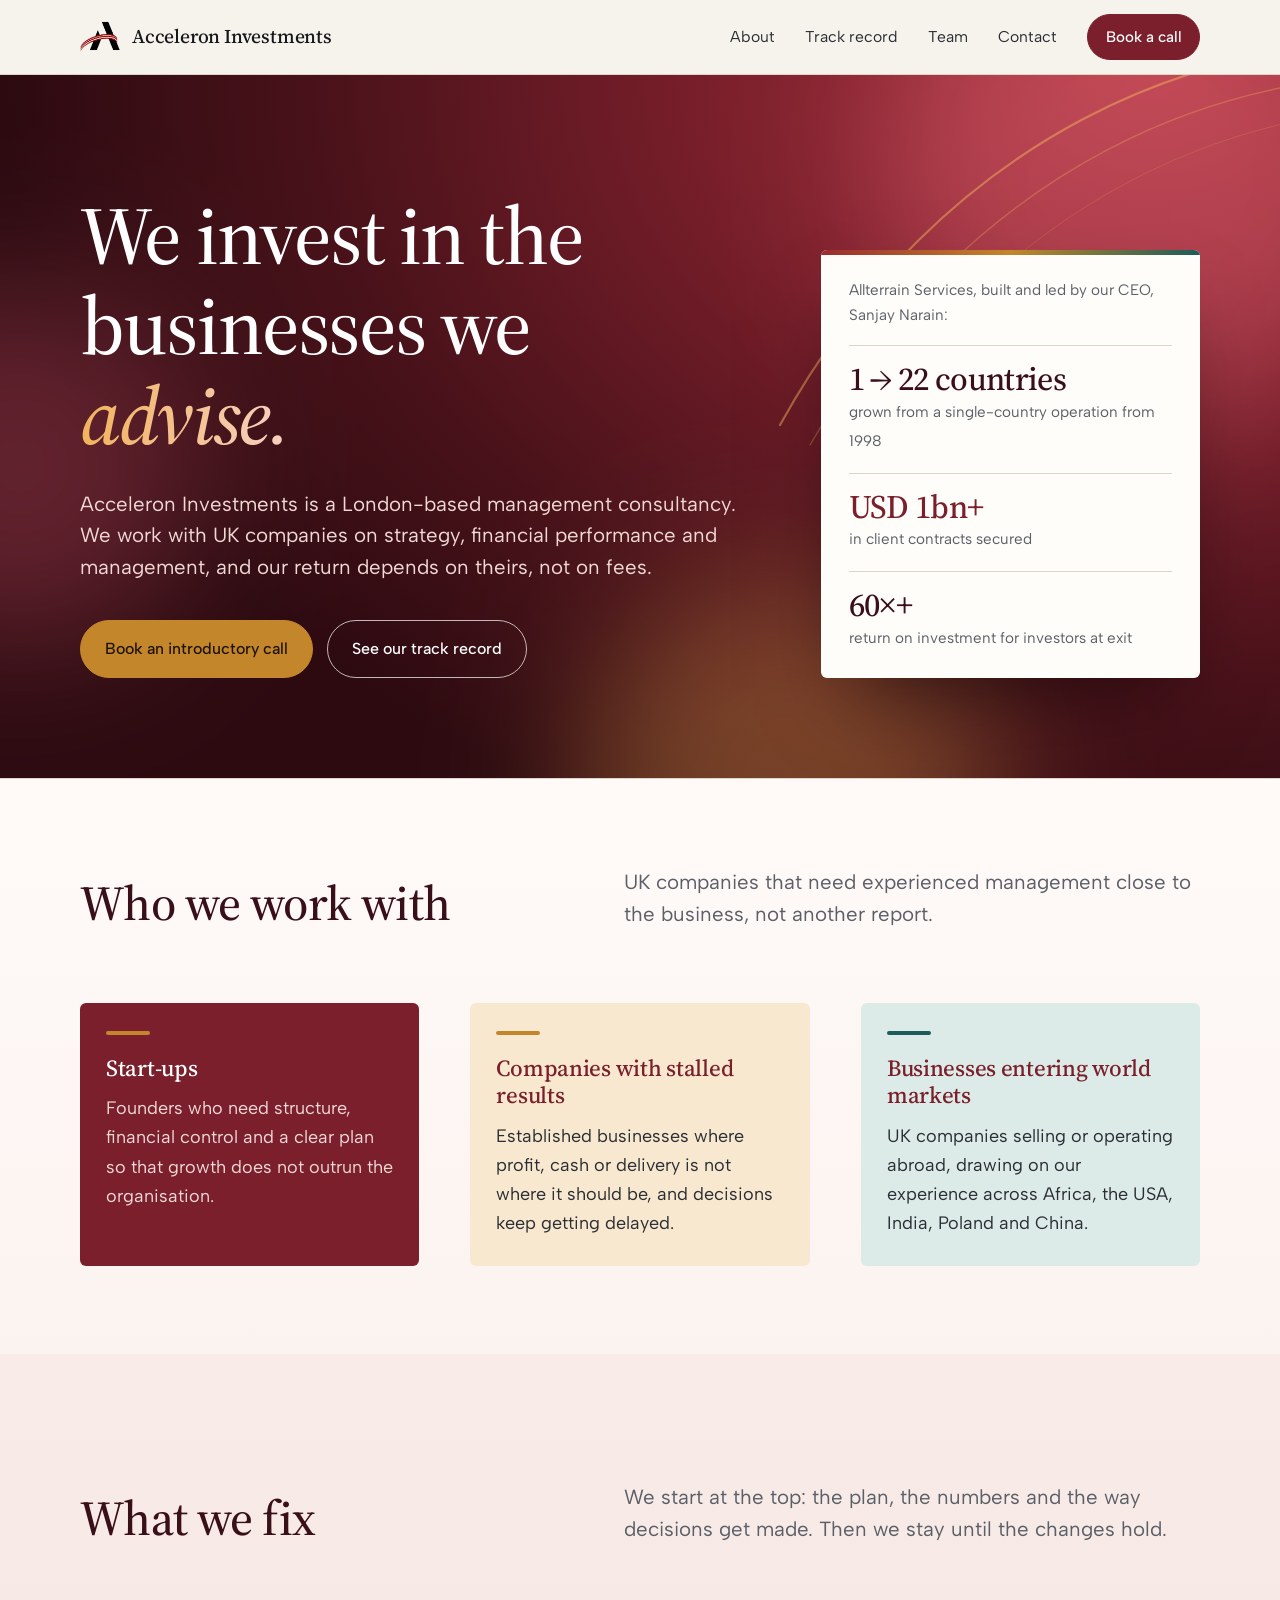
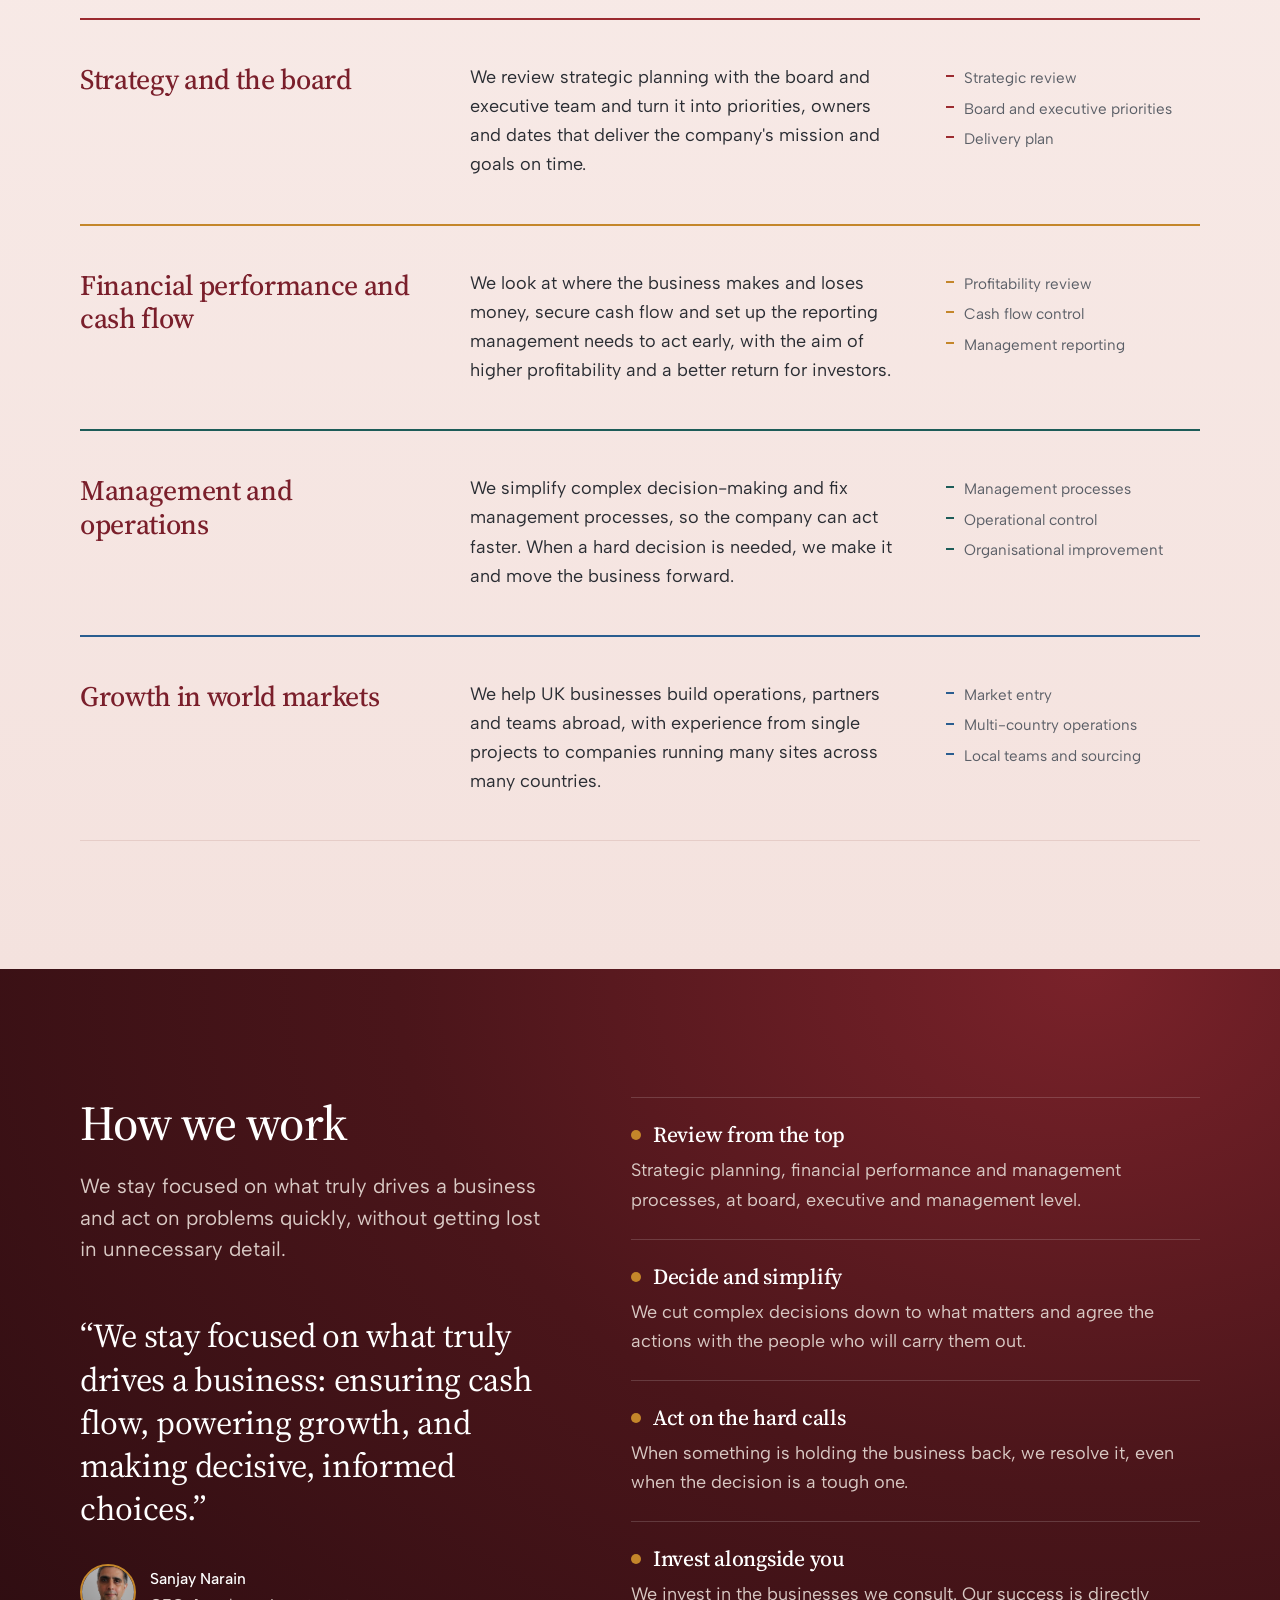
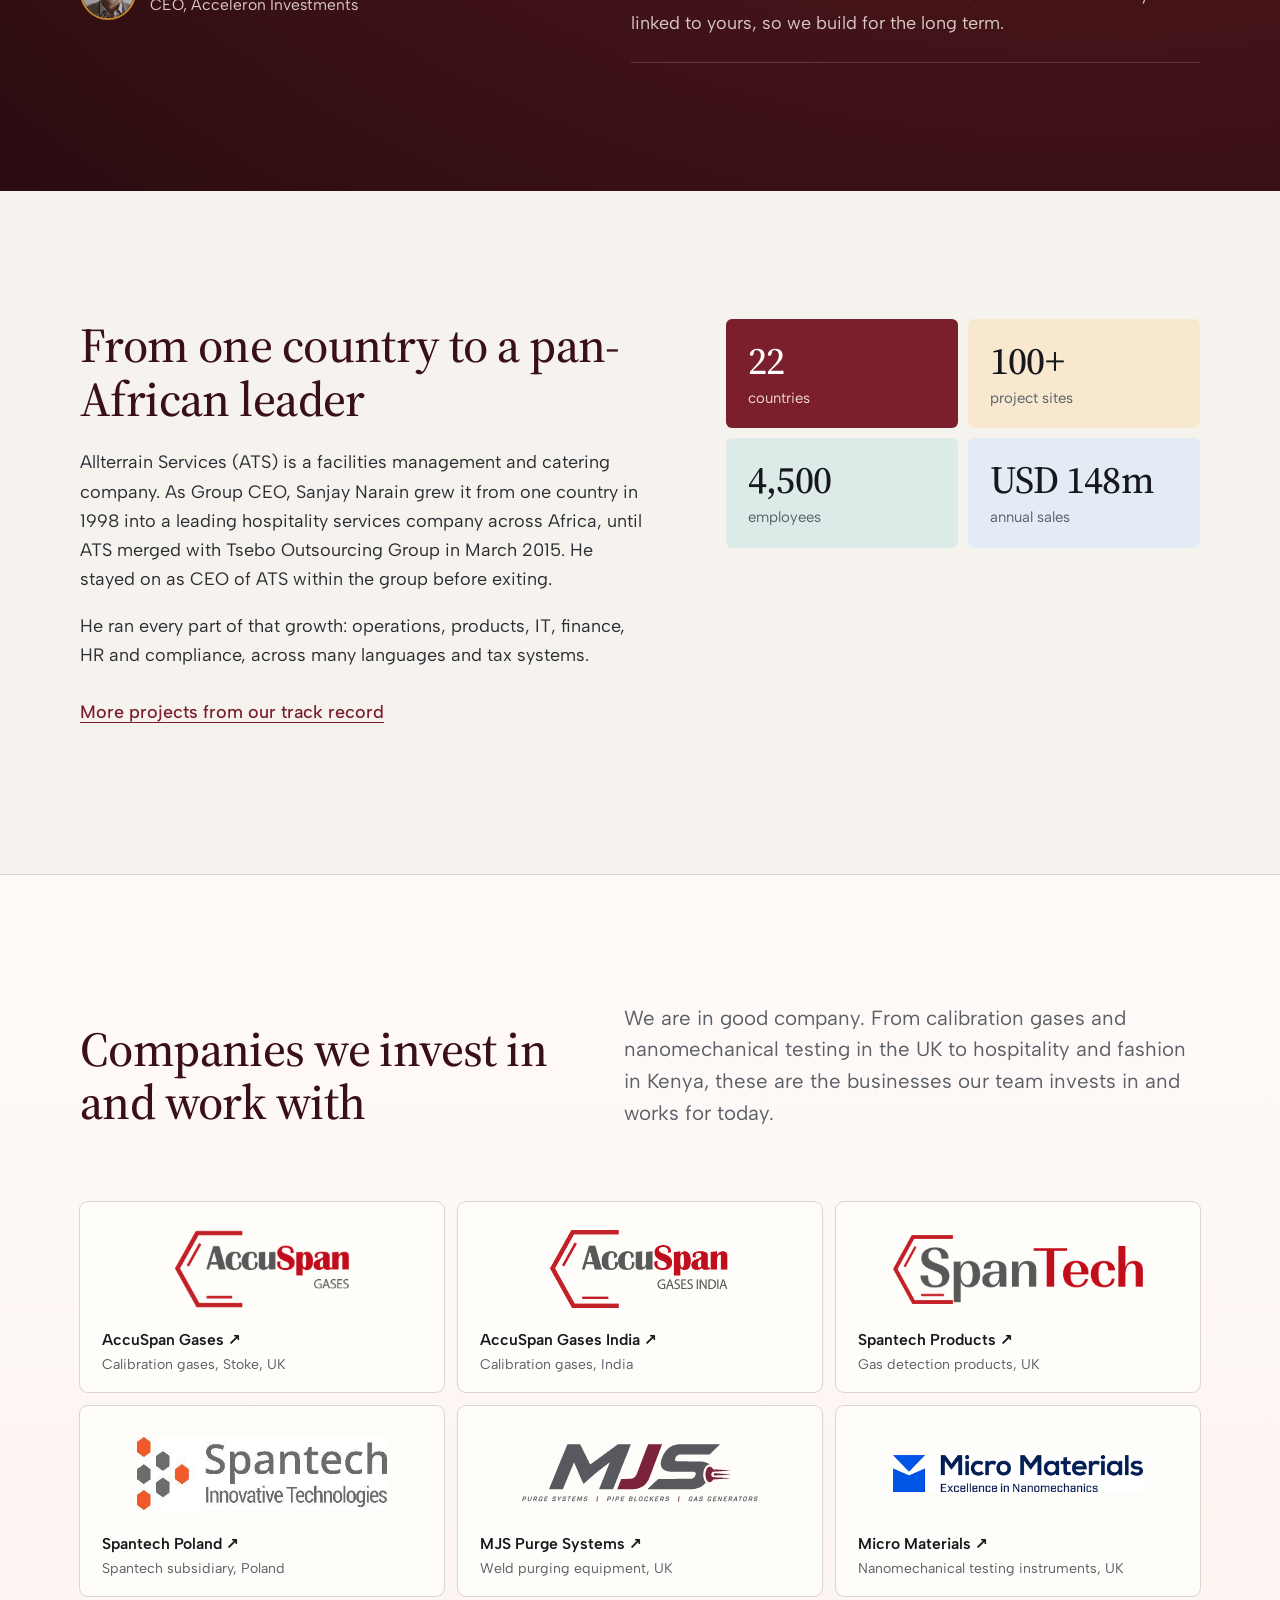
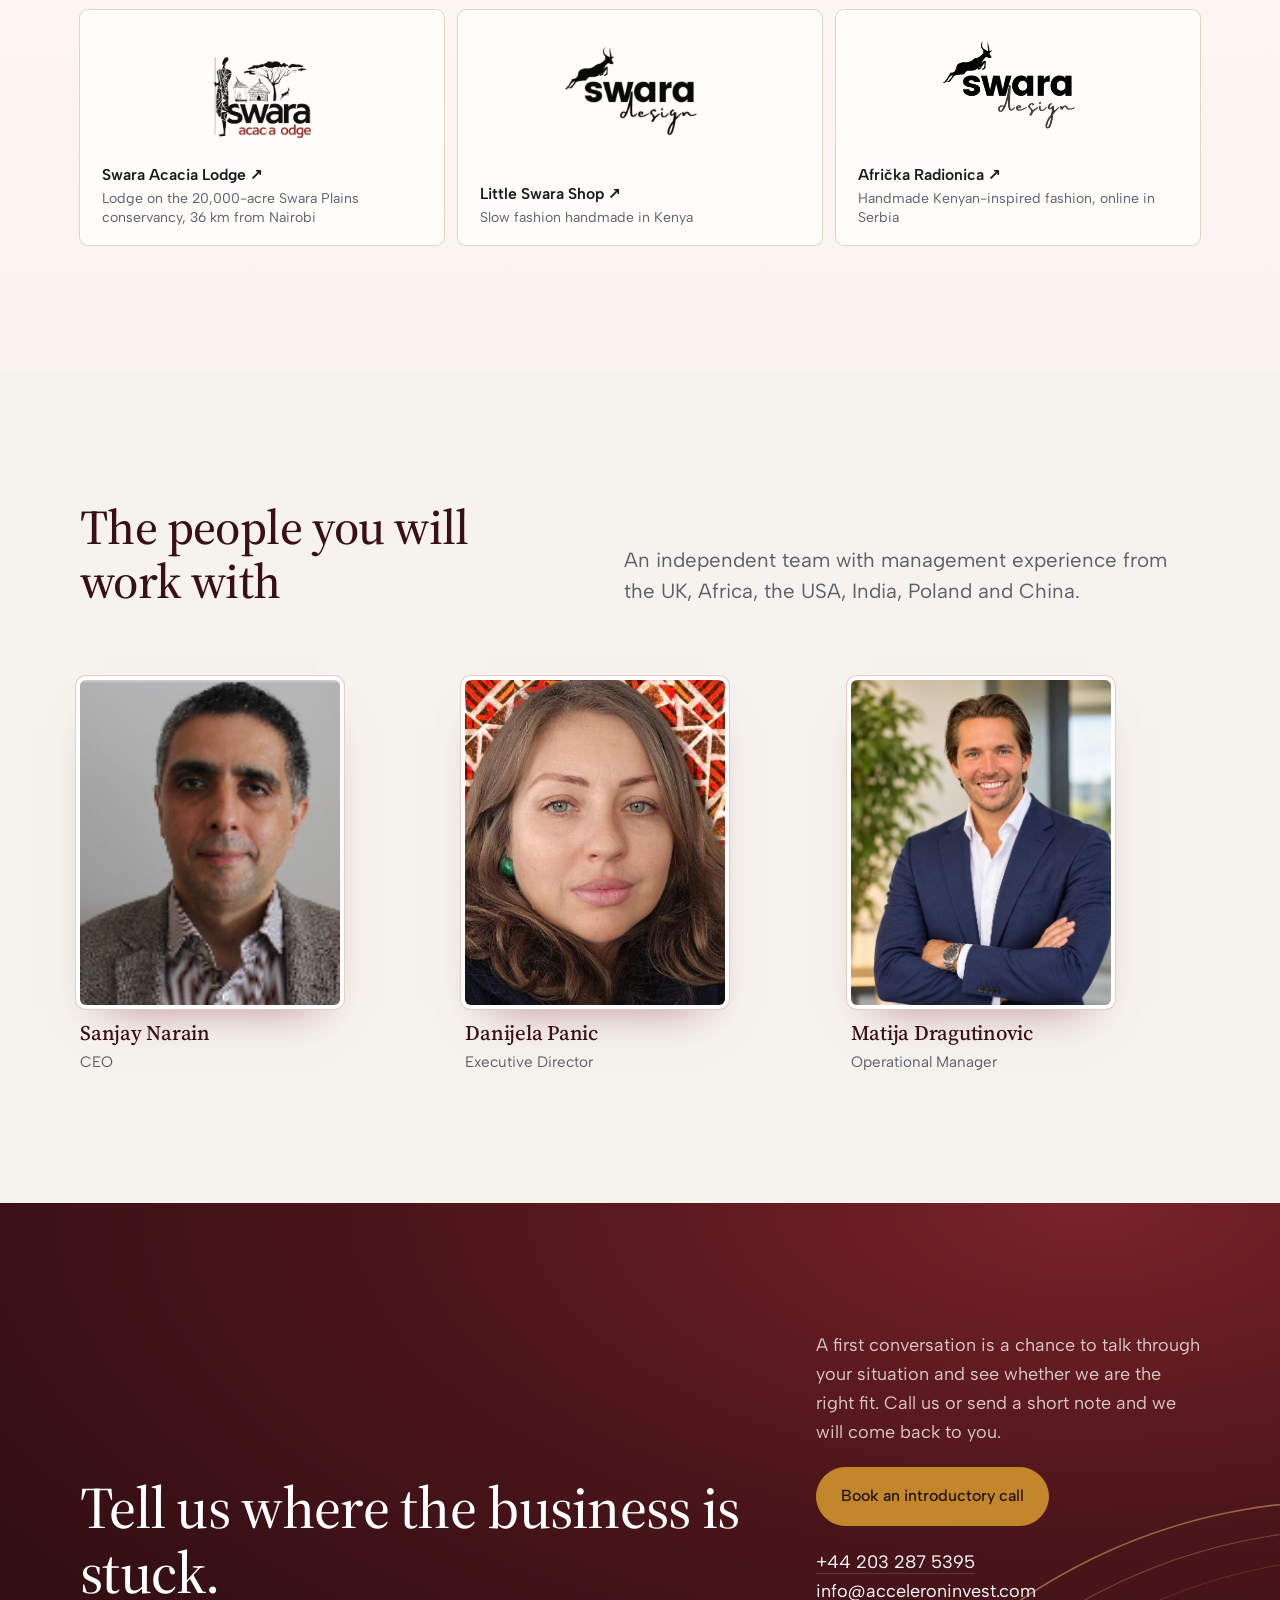
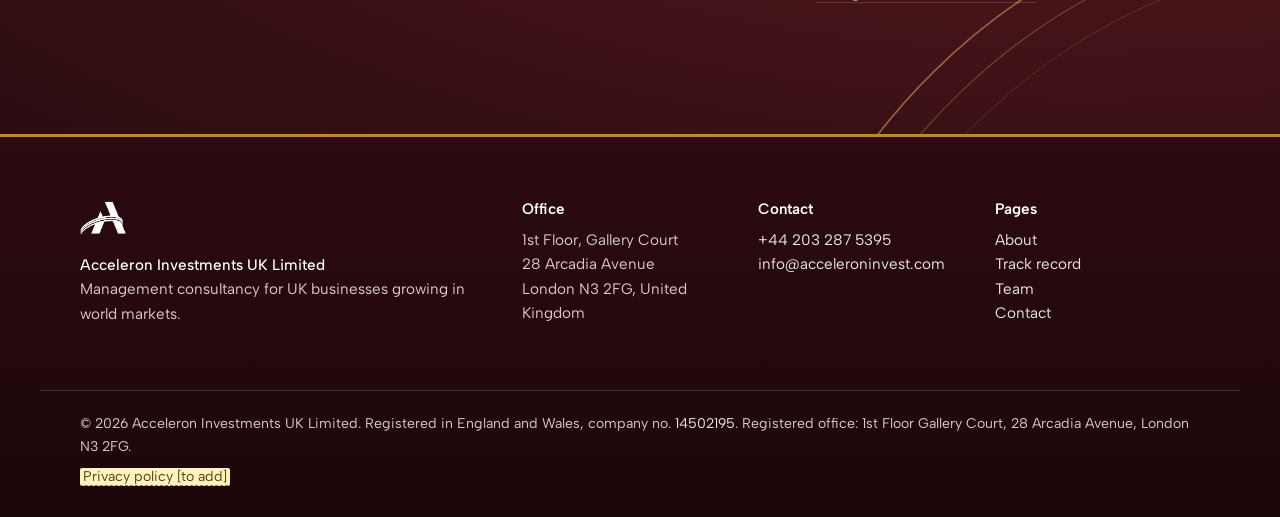
<file: index.html>
<!doctype html>
<html lang="en-GB">
<head>
<meta charset="utf-8">
<meta name="viewport" content="width=device-width, initial-scale=1">
<title>Acceleron Investments | Management consultancy that invests in UK businesses</title>
<meta name="description" content="London-based management consultancy. We help UK companies fix strategy, cash flow and management, grow in world markets, and we invest in the businesses we advise.">
<!-- Mockup: ukloniti noindex pri puštanju na acceleroninvest.com -->
<meta name="robots" content="noindex, nofollow">
<meta property="og:title" content="Acceleron Investments | Management consultancy that invests in UK businesses">
<meta property="og:description" content="London-based management consultancy. We help UK companies fix strategy, cash flow and management, grow in world markets, and we invest in the businesses we advise.">
<meta property="og:type" content="website">
<meta property="og:site_name" content="Acceleron Investments">
<meta property="og:image" content="https://matijadra98.github.io/acceleron-preview/slike/og-image.jpg">
<meta property="og:image:width" content="1200">
<meta property="og:image:height" content="630">
<meta property="og:image:alt" content="Acceleron Investments: management consultancy that invests in UK businesses">
<meta name="twitter:card" content="summary_large_image">
<meta name="twitter:image" content="https://matijadra98.github.io/acceleron-preview/slike/og-image.jpg">
<meta name="theme-color" content="#f6f3ee">
<link rel="icon" href="slike/ail-logo.png">
<link rel="apple-touch-icon" href="slike/ail-logo.png">
<link rel="preconnect" href="https://fonts.googleapis.com">
<link rel="preconnect" href="https://fonts.gstatic.com" crossorigin>
<link rel="stylesheet" href="https://fonts.googleapis.com/css2?family=Albert+Sans:wght@400;500;600&family=Source+Serif+4:opsz,wght@8..60,400;8..60,500;8..60,600&display=swap">
<script>document.documentElement.classList.add('js')</script>
<link rel="stylesheet" href="css/site.css?v=9fc98da3">
<script src="js/site.js?v=9fc98da3" defer></script>
</head>
<body>
<a class="skip" href="#main">Skip to content</a>
<header class="site-header">
  <div class="wrap bar">
    <a class="brand" href="index.html" aria-label="Acceleron Investments, home">
      <img src="slike/ail-logo.png" alt="" width="46" height="36">
      <span>Acceleron Investments</span>
    </a>
    <button class="menu-toggle" type="button" aria-expanded="false" aria-controls="site-nav">
      <span class="menu-toggle-lines" aria-hidden="true"></span><span class="sr">Menu</span>
    </button>
    <nav id="site-nav" class="site-nav" aria-label="Main">
      <a href="about.html">About</a>
      <a href="track-record.html">Track record</a>
      <a href="team.html">Team</a>
      <a href="contact.html">Contact</a>
      <a class="btn btn-small" href="contact.html?topic=call">Book a call</a>
    </nav>
  </div>
</header>
<main id="main">
<section class="hero on-dark">
  <span class="glow glow-a" aria-hidden="true"></span><span class="glow glow-b" aria-hidden="true"></span><span class="glow glow-c" aria-hidden="true"></span>
  <svg class="arc" viewBox="0 0 720 520" aria-hidden="true" focusable="false">
    <g fill="none" stroke="#9b2a2f" stroke-linecap="round">
      <path d="M40 470 C 200 180, 470 70, 700 90" stroke-width="2.2" opacity=".55"/>
      <path d="M70 490 C 230 210, 490 105, 712 122" stroke-width="1.4" opacity=".35"/>
      <path d="M100 510 C 260 240, 510 140, 720 154" stroke-width="1" opacity=".22"/>
    </g>
  </svg>
  <div class="wrap hero-grid">
    <div>
      <h1 class="rise">We invest in the businesses we <em>advise.</em></h1>
      <p class="lead rise" style="--d:.15s">Acceleron Investments is a London-based management consultancy. We work with UK companies on strategy, financial performance and management, and our return depends on theirs, not on fees.</p>
      <div class="actions rise" style="--d:.3s">
        <a class="btn" href="contact.html?topic=call">Book an introductory call</a>
        <a class="btn btn-line" href="track-record.html">See our track record</a>
      </div>
    </div>
    <aside class="facts rise" style="--d:.45s" aria-label="Our CEO's track record at Allterrain Services">
      <p class="facts-intro">Allterrain Services, built and led by our CEO, Sanjay Narain:</p>
      <div class="fact"><b>1 → 22 countries</b><span>grown from a single-country operation from 1998</span></div>
      <div class="fact"><b>USD 1bn+</b><span>in client contracts secured</span></div>
      <div class="fact"><b>60×+</b><span>return on investment for investors at exit</span></div>
    </aside>
  </div>
</section>

<section class="section-tight on-white rule">
  <div class="wrap">
    <div class="head">
      <h2>Who we work with</h2>
      <p class="lead">UK companies that need experienced management close to the business, not another report.</p>
    </div>
    <div class="cols-3">
      <div class="who">
        <h3>Start-ups</h3>
        <p>Founders who need structure, financial control and a clear plan so that growth does not outrun the organisation.</p>
      </div>
      <div class="who">
        <h3>Companies with stalled results</h3>
        <p>Established businesses where profit, cash or delivery is not where it should be, and decisions keep getting delayed.</p>
      </div>
      <div class="who">
        <h3>Businesses entering world markets</h3>
        <p>UK companies selling or operating abroad, drawing on our experience across Africa, the USA, India, Poland and China.</p>
      </div>
    </div>
  </div>
</section>

<section class="section tint">
  <div class="wrap">
    <div class="head">
      <h2>What we fix</h2>
      <p class="lead">We start at the top: the plan, the numbers and the way decisions get made. Then we stay until the changes hold.</p>
    </div>
    <div class="services">
      <article class="service">
        <h3>Strategy and the board</h3>
        <p>We review strategic planning with the board and executive team and turn it into priorities, owners and dates that deliver the company's mission and goals on time.</p>
        <ul><li>Strategic review</li><li>Board and executive priorities</li><li>Delivery plan</li></ul>
      </article>
      <article class="service">
        <h3>Financial performance and cash flow</h3>
        <p>We look at where the business makes and loses money, secure cash flow and set up the reporting management needs to act early, with the aim of higher profitability and a better return for investors.</p>
        <ul><li>Profitability review</li><li>Cash flow control</li><li>Management reporting</li></ul>
      </article>
      <article class="service">
        <h3>Management and operations</h3>
        <p>We simplify complex decision-making and fix management processes, so the company can act faster. When a hard decision is needed, we make it and move the business forward.</p>
        <ul><li>Management processes</li><li>Operational control</li><li>Organisational improvement</li></ul>
      </article>
      <article class="service">
        <h3>Growth in world markets</h3>
        <p>We help UK businesses build operations, partners and teams abroad, with experience from single projects to companies running many sites across many countries.</p>
        <ul><li>Market entry</li><li>Multi-country operations</li><li>Local teams and sourcing</li></ul>
      </article>
    </div>
  </div>
</section>

<section class="section on-dark">
  <div class="wrap approach">
    <div>
      <h2>How we work</h2>
      <p class="lead" style="margin-top:20px">We stay focused on what truly drives a business and act on problems quickly, without getting lost in unnecessary detail.</p>
      <blockquote class="quote" style="margin-top:48px">
        <p>“We stay focused on what truly drives a business: ensuring cash flow, powering growth, and making decisive, informed choices.”</p>
        <footer><img src="slike/sanjay-narain.png" alt="" width="56" height="56"><span><b>Sanjay Narain</b>CEO, Acceleron Investments</span></footer>
      </blockquote>
    </div>
    <ol class="steps">
      <li><h3>Review from the top</h3><p>Strategic planning, financial performance and management processes, at board, executive and management level.</p></li>
      <li><h3>Decide and simplify</h3><p>We cut complex decisions down to what matters and agree the actions with the people who will carry them out.</p></li>
      <li><h3>Act on the hard calls</h3><p>When something is holding the business back, we resolve it, even when the decision is a tough one.</p></li>
      <li><h3>Invest alongside you</h3><p>We invest in the businesses we consult. Our success is directly linked to yours, so we build for the long term.</p></li>
    </ol>
  </div>
</section>

<section class="section">
  <div class="wrap case">
    <div>
      <h2>From one country to a pan-African leader</h2>
      <div class="prose">
        <p>Allterrain Services (ATS) is a facilities management and catering company. As Group CEO, Sanjay Narain grew it from one country in 1998 into a leading hospitality services company across Africa, until ATS merged with Tsebo Outsourcing Group in March 2015. He stayed on as CEO of ATS within the group before exiting.</p>
        <p>He ran every part of that growth: operations, products, IT, finance, HR and compliance, across many languages and tax systems.</p>
      </div>
      <p style="margin-top:28px"><a class="link" href="track-record.html">More projects from our track record</a></p>
    </div>
    <div>
      <div class="stats">
        <div class="stat"><b>22</b><span>countries</span></div>
        <div class="stat"><b><span data-count="100">100</span>+</b><span>project sites</span></div>
        <div class="stat"><b>4,500</b><span>employees</span></div>
        <div class="stat"><b>USD <span data-count="150">150</span>m</b><span>annual sales</span></div>
      </div>
    </div>
  </div>
</section>

<section class="section on-white rule" id="companies">
  <div class="wrap">
    <div class="head">
      <h2>Companies we invest in and work with</h2>
      <p class="lead">We are in good company. From calibration gases and nanomechanical testing in the UK to hospitality and fashion in Kenya, these are the businesses our team invests in and works for today.</p>
    </div>
    <div class="logos logos-9">
      <a class="logo-cell" style="--accent:#c8202f" href="https://www.accuspangases.com/" target="_blank" rel="noopener"><div class="logo"><img src="slike/accuspan-gases.png" alt="AccuSpan Gases logo" loading="lazy" width="269" height="119"></div><div class="logo-meta"><b>AccuSpan Gases&nbsp;↗</b><small>Calibration gases, Stoke, UK</small></div></a>
      <a class="logo-cell" style="--accent:#c8202f" href="https://www.accuspangases.com/" target="_blank" rel="noopener"><div class="logo"><img src="slike/accuspan-india.png" alt="AccuSpan Gases India logo" loading="lazy" width="690" height="300"></div><div class="logo-meta"><b>AccuSpan Gases India&nbsp;↗</b><small>Calibration gases, India</small></div></a>
      <a class="logo-cell" style="--accent:#d6232f" href="https://www.spantech.co.uk/" target="_blank" rel="noopener"><div class="logo"><img src="slike/spantech-products.webp" alt="Spantech Products logo" loading="lazy" width="731" height="200"></div><div class="logo-meta"><b>Spantech Products&nbsp;↗</b><small>Gas detection products, UK</small></div></a>
      <a class="logo-cell" style="--accent:#e0592a" href="https://www.spantech.pl/" target="_blank" rel="noopener"><div class="logo"><img src="slike/spantech-poland.jpg" alt="Spantech Poland logo" loading="lazy" width="408" height="120"></div><div class="logo-meta"><b>Spantech Poland&nbsp;↗</b><small>Spantech subsidiary, Poland</small></div></a>
      <a class="logo-cell" style="--accent:#8e1b2c" href="https://www.mjspurgesystems.com/" target="_blank" rel="noopener"><div class="logo"><img src="slike/mjs-purge-systems.svg" alt="MJS Purge Systems logo" loading="lazy" width="1387" height="401"></div><div class="logo-meta"><b>MJS Purge Systems&nbsp;↗</b><small>Weld purging equipment, UK</small></div></a>
      <a class="logo-cell" style="--accent:#1f5ed8" href="https://www.micromaterials.co.uk/" target="_blank" rel="noopener"><div class="logo"><img src="slike/micro-materials.png" alt="Micro Materials logo" loading="lazy" width="800" height="118"></div><div class="logo-meta"><b>Micro Materials&nbsp;↗</b><small>Nanomechanical testing instruments, UK</small></div></a>
      <a class="logo-cell" style="--accent:#1d5c58" href="https://www.swaraacacia.com/" target="_blank" rel="noopener"><div class="logo"><img class="sq" src="slike/swara-acacia-lodge.png" alt="Swara Acacia Lodge logo" loading="lazy" width="577" height="533"></div><div class="logo-meta"><b>Swara Acacia Lodge&nbsp;↗</b><small>Lodge on the 20,000-acre Swara Plains conservancy, 36 km from Nairobi</small></div></a>
      <a class="logo-cell" style="--accent:#c4862a" href="https://www.littleswarashop.com/" target="_blank" rel="noopener"><div class="logo"><img class="invert crop" src="slike/little-swara-shop.jpg" alt="Little Swara Shop logo" loading="lazy" width="1024" height="1280"></div><div class="logo-meta"><b>Little Swara Shop&nbsp;↗</b><small>Slow fashion handmade in Kenya</small></div></a>
      <a class="logo-cell" style="--accent:#3c3c3c" href="https://www.africkaradionica.com/" target="_blank" rel="noopener"><div class="logo"><img class="blend crop" src="slike/africka-radionica.jpg" alt="Afrička Radionica logo" loading="lazy" width="375" height="375"></div><div class="logo-meta"><b>Afrička Radionica&nbsp;↗</b><small>Handmade Kenyan-inspired fashion, online in Serbia</small></div></a>
    </div>
  </div>
</section>

<section class="section">
  <div class="wrap">
    <div class="head">
      <h2>The people you will work with</h2>
      <p class="lead">An independent team with management experience from the UK, Africa, the USA, India, Poland and China.</p>
    </div>
    <div class="team-teaser">
      <a href="team.html#sanjay-narain">
        <div class="photo"><img src="slike/sanjay-narain.png" alt="Sanjay Narain" loading="lazy" width="128" height="158"></div>
        <h3>Sanjay Narain</h3><p>CEO</p>
      </a>
      <a href="team.html#danijela-panic">
        <div class="photo"><img src="slike/danijela-panic.jpg" alt="Danijela Panic" loading="lazy" width="500" height="500"></div>
        <h3>Danijela Panic</h3><p>Executive Director</p>
      </a>
      <a href="team.html#matija-dragutinovic">
        <div class="photo"><img src="slike/matija-dragutinovic.webp" alt="Matija Dragutinovic" loading="lazy" width="1086" height="1448" style="object-position:50% 20%"></div>
        <h3>Matija Dragutinovic</h3><p>Operational Manager</p>
      </a>
    </div>
  </div>
</section>

<section class="section on-dark">
  <svg class="cta-arc" viewBox="0 0 720 520" aria-hidden="true" focusable="false"><g fill="none" stroke="#e7b06a" stroke-linecap="round"><path d="M40 470 C 200 180, 470 70, 700 90" stroke-width="2"/><path d="M70 490 C 230 210, 490 105, 712 122" stroke-width="1.3" opacity=".6"/><path d="M100 510 C 260 240, 510 140, 720 154" stroke-width="1" opacity=".4"/></g></svg>
  <div class="wrap cta">
    <h2>Tell us where the business is stuck.</h2>
    <div class="cta-side">
      <p>A first conversation is a chance to talk through your situation and see whether we are the right fit. Call us or send a short note and we will come back to you.</p>
      <div class="actions" style="margin-bottom:22px">
        <a class="btn" href="contact.html?topic=call">Book an introductory call</a>
      </div>
      <p style="margin:0"><a class="plain" href="tel:+442032875395">+44 203 287 5395</a><br><a class="plain" href="mailto:info@acceleroninvest.com">info@acceleroninvest.com</a></p>
    </div>
  </div>
</section>

</main>
<footer class="site-footer">
  <div class="wrap foot">
    <div class="foot-brand">
      <img src="slike/ail-logo.png" alt="" width="46" height="36">
      <p><strong>Acceleron Investments UK Limited</strong><br>Management consultancy for UK businesses growing in world markets.</p>
    </div>
    <div>
      <h2 class="foot-h">Office</h2>
      <address>1st Floor, Gallery Court<br>28 Arcadia Avenue<br>London N3 2FG, United Kingdom</address>
    </div>
    <div>
      <h2 class="foot-h">Contact</h2>
      <p><a href="tel:+442032875395">+44 203 287 5395</a><br><a href="mailto:info@acceleroninvest.com">info@acceleroninvest.com</a></p>
    </div>
    <nav aria-label="Footer">
      <h2 class="foot-h">Pages</h2>
      <p><a href="about.html">About</a><br><a href="track-record.html">Track record</a><br><a href="team.html">Team</a><br><a href="contact.html">Contact</a></p>
    </nav>
  </div>
  <div class="wrap foot-legal">
    <p>© 2026 Acceleron Investments UK Limited. Registered in England and Wales, company no. <a href="https://find-and-update.company-information.service.gov.uk/company/14502195" target="_blank" rel="noopener">14502195</a>. Registered office: 1st Floor Gallery Court, 28 Arcadia Avenue, London N3 2FG.</p>
    <p><span class="tbc" title="Placeholder: privacy policy page not yet written">Privacy policy [to add]</span></p>
  </div>
</footer>
</body>
</html>
</file>
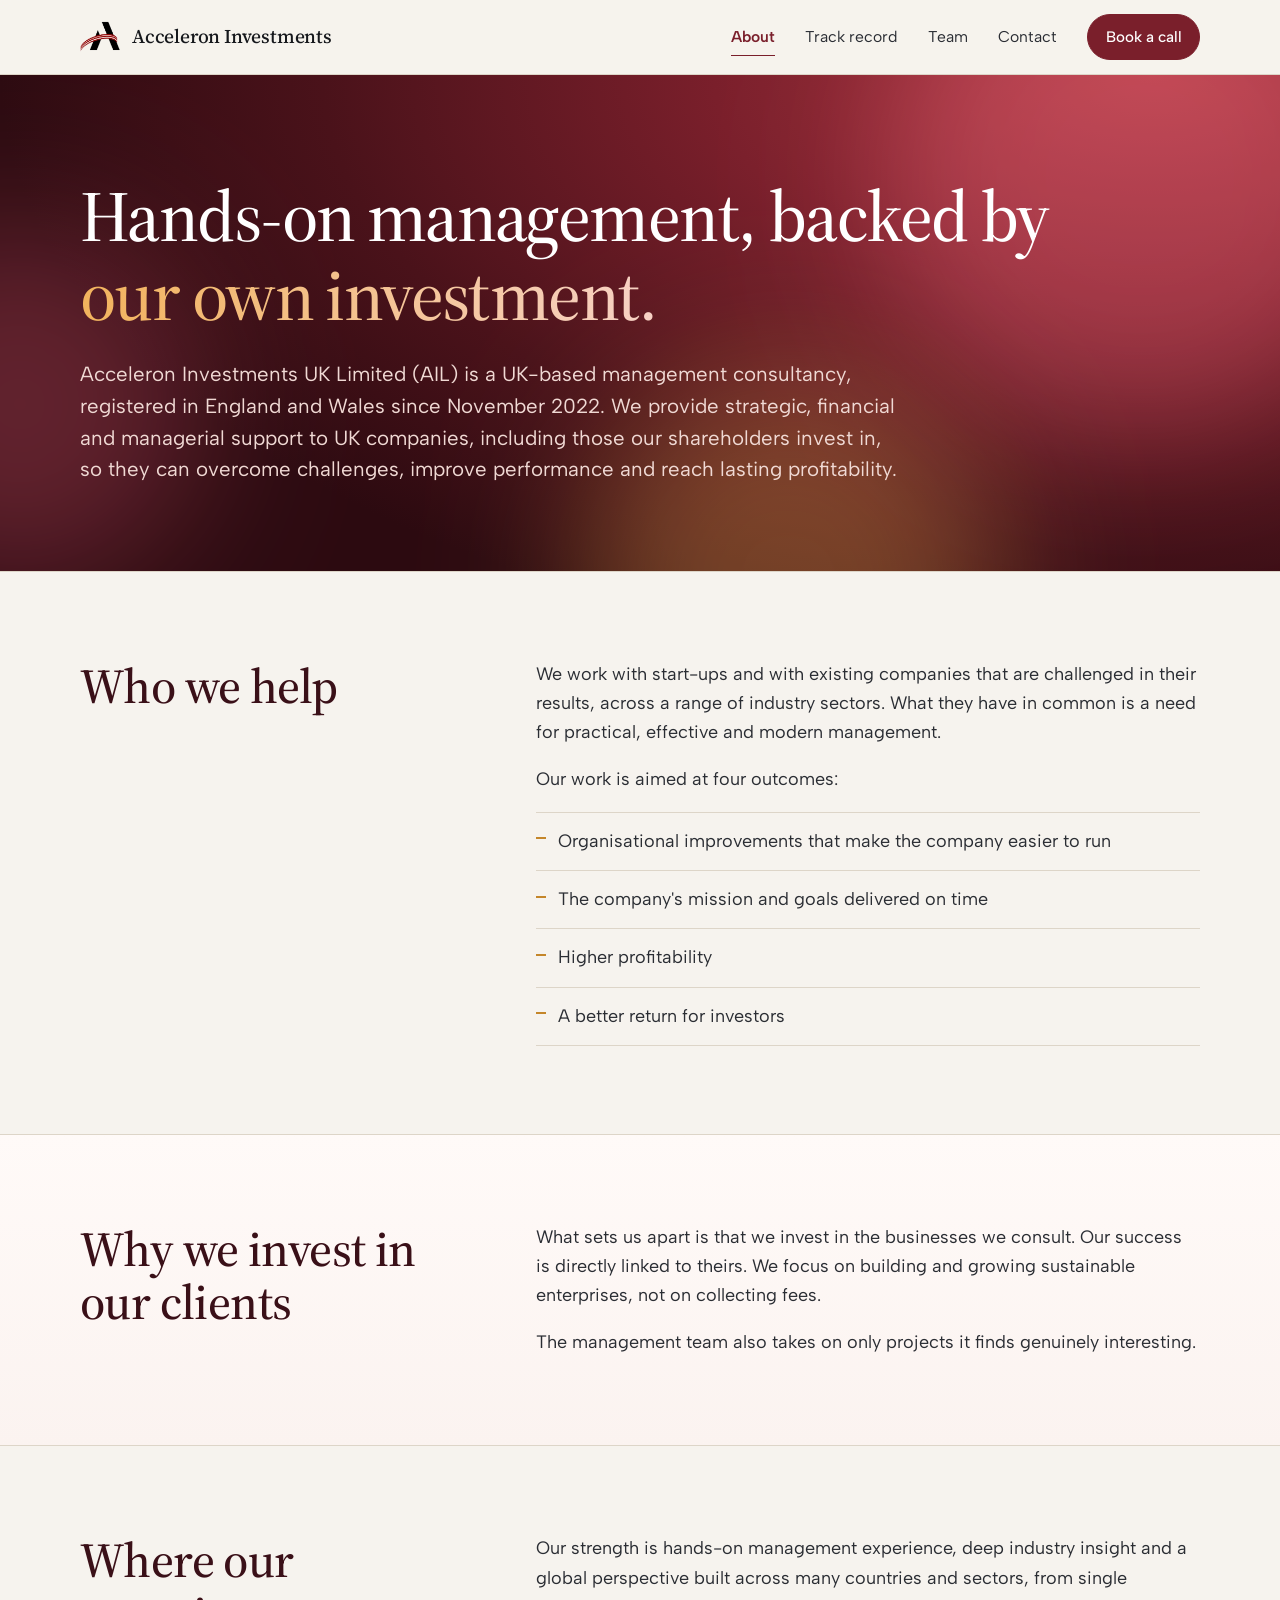
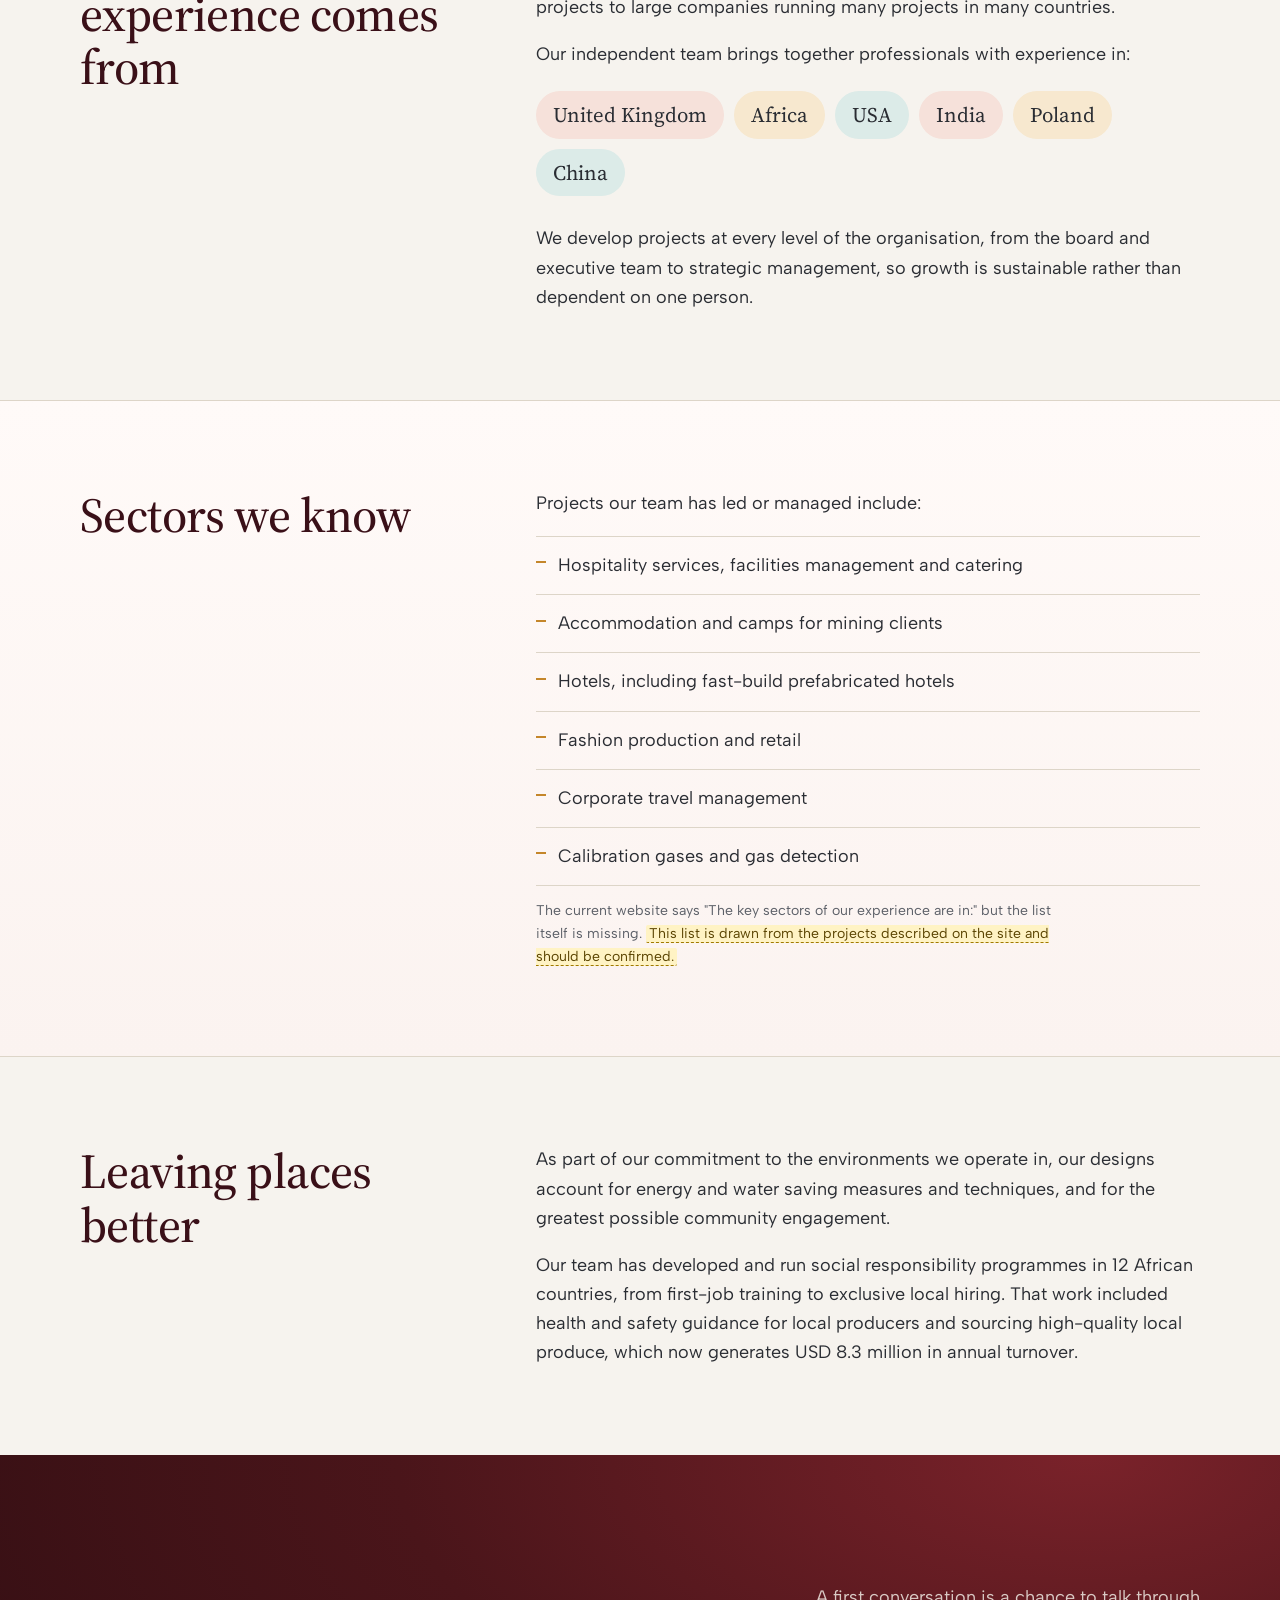
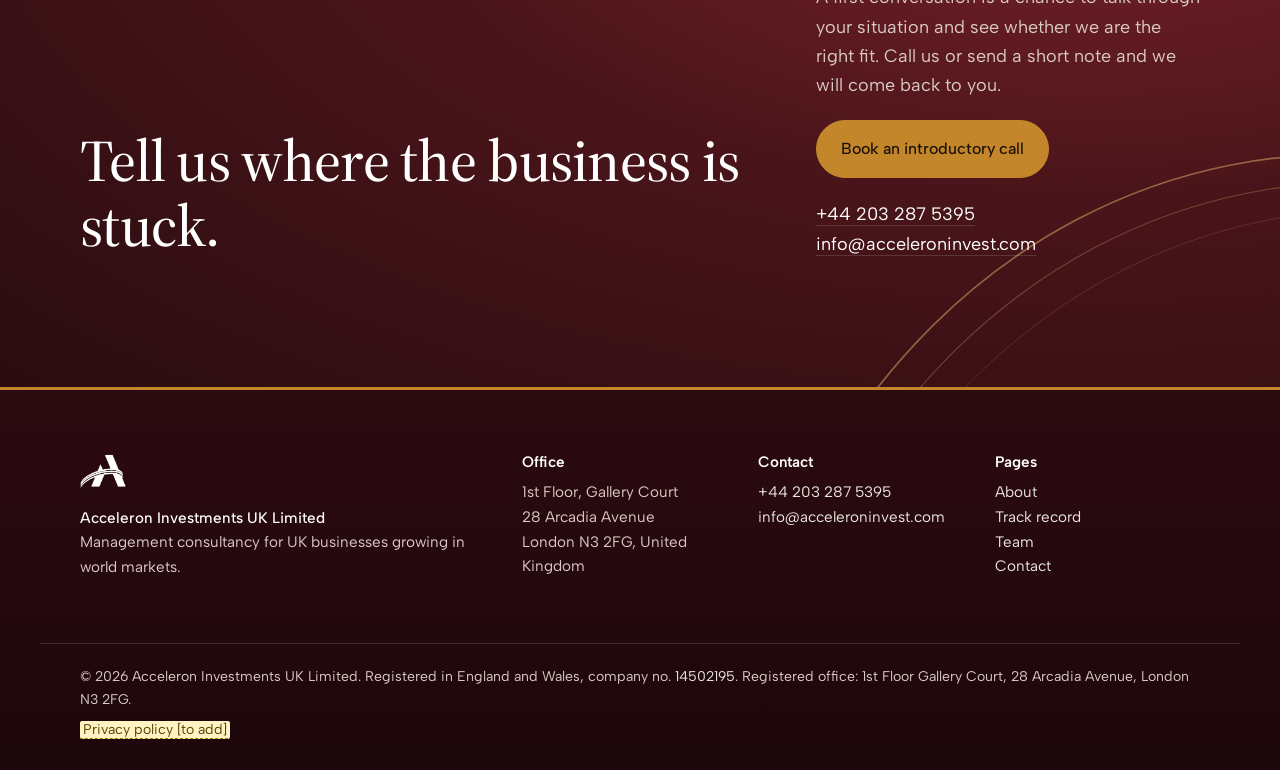
<file: about.html>
<!doctype html>
<html lang="en-GB">
<head>
<meta charset="utf-8">
<meta name="viewport" content="width=device-width, initial-scale=1">
<title>About us | Acceleron Investments, London</title>
<meta name="description" content="Acceleron Investments UK Limited is a UK management consultancy providing strategic, financial and managerial support to UK companies, and investing in the businesses it advises.">
<!-- Mockup: ukloniti noindex pri puštanju na acceleroninvest.com -->
<meta name="robots" content="noindex, nofollow">
<meta property="og:title" content="About us | Acceleron Investments, London">
<meta property="og:description" content="Acceleron Investments UK Limited is a UK management consultancy providing strategic, financial and managerial support to UK companies, and investing in the businesses it advises.">
<meta property="og:type" content="website">
<meta property="og:site_name" content="Acceleron Investments">
<meta property="og:image" content="https://matijadra98.github.io/acceleron-preview/slike/og-image.jpg">
<meta property="og:image:width" content="1200">
<meta property="og:image:height" content="630">
<meta property="og:image:alt" content="Acceleron Investments: management consultancy that invests in UK businesses">
<meta name="twitter:card" content="summary_large_image">
<meta name="twitter:image" content="https://matijadra98.github.io/acceleron-preview/slike/og-image.jpg">
<meta name="theme-color" content="#f6f3ee">
<link rel="icon" href="slike/ail-logo.png">
<link rel="apple-touch-icon" href="slike/ail-logo.png">
<link rel="preconnect" href="https://fonts.googleapis.com">
<link rel="preconnect" href="https://fonts.gstatic.com" crossorigin>
<link rel="stylesheet" href="https://fonts.googleapis.com/css2?family=Albert+Sans:wght@400;500;600&family=Source+Serif+4:opsz,wght@8..60,400;8..60,500;8..60,600&display=swap">
<script>document.documentElement.classList.add('js')</script>
<link rel="stylesheet" href="css/site.css?v=9fc98da3">
<script src="js/site.js?v=9fc98da3" defer></script>
</head>
<body>
<a class="skip" href="#main">Skip to content</a>
<header class="site-header">
  <div class="wrap bar">
    <a class="brand" href="index.html" aria-label="Acceleron Investments, home">
      <img src="slike/ail-logo.png" alt="" width="46" height="36">
      <span>Acceleron Investments</span>
    </a>
    <button class="menu-toggle" type="button" aria-expanded="false" aria-controls="site-nav">
      <span class="menu-toggle-lines" aria-hidden="true"></span><span class="sr">Menu</span>
    </button>
    <nav id="site-nav" class="site-nav" aria-label="Main">
      <a href="about.html" aria-current="page">About</a>
      <a href="track-record.html">Track record</a>
      <a href="team.html">Team</a>
      <a href="contact.html">Contact</a>
      <a class="btn btn-small" href="contact.html?topic=call">Book a call</a>
    </nav>
  </div>
</header>
<main id="main">
<section class="page-hero on-dark">
  <span class="glow glow-a" aria-hidden="true"></span><span class="glow glow-b" aria-hidden="true"></span><span class="glow glow-c" aria-hidden="true"></span>
  <div class="wrap">
    <h1>Hands-on management, backed by <span class="hl">our own investment.</span></h1>
    <p class="lead">Acceleron Investments UK Limited (AIL) is a UK-based management consultancy, registered in England and Wales since November 2022. We provide strategic, financial and managerial support to UK companies, including those our shareholders invest in, so they can overcome challenges, improve performance and reach lasting profitability.</p>
  </div>
</section>

<section class="section-tight rule">
  <div class="wrap split">
    <h2>Who we help</h2>
    <div class="prose">
      <p>We work with start-ups and with existing companies that are challenged in their results, across a range of industry sectors. What they have in common is a need for practical, effective and modern management.</p>
      <p>Our work is aimed at four outcomes:</p>
      <ul class="list-plain">
        <li>Organisational improvements that make the company easier to run</li>
        <li>The company's mission and goals delivered on time</li>
        <li>Higher profitability</li>
        <li>A better return for investors</li>
      </ul>
    </div>
  </div>
</section>

<section class="section-tight on-white rule">
  <div class="wrap split">
    <h2>Why we invest in our clients</h2>
    <div class="prose">
      <p>What sets us apart is that we invest in the businesses we consult. Our success is directly linked to theirs. We focus on building and growing sustainable enterprises, not on collecting fees.</p>
      <p>The management team also takes on only projects it finds genuinely interesting.</p>
    </div>
  </div>
</section>

<section class="section-tight rule">
  <div class="wrap split">
    <h2>Where our experience comes from</h2>
    <div class="prose">
      <p>Our strength is hands-on management experience, deep industry insight and a global perspective built across many countries and sectors, from single projects to large companies running many projects in many countries.</p>
      <p>Our independent team brings together professionals with experience in:</p>
      <ul class="places" aria-label="Markets">
        <li>United Kingdom</li><li>Africa</li><li>USA</li><li>India</li><li>Poland</li><li>China</li>
      </ul>
      <p style="margin-top:28px">We develop projects at every level of the organisation, from the board and executive team to strategic management, so growth is sustainable rather than dependent on one person.</p>
    </div>
  </div>
</section>

<section class="section-tight on-white rule">
  <div class="wrap split">
    <h2>Sectors we know</h2>
    <div class="prose">
      <p>Projects our team has led or managed include:</p>
      <ul class="list-plain">
        <li>Hospitality services, facilities management and catering</li>
        <li>Accommodation and camps for mining clients</li>
        <li>Hotels, including fast-build prefabricated hotels</li>
        <li>Fashion production and retail</li>
        <li>Corporate travel management</li>
        <li>Calibration gases and gas detection</li>
      </ul>
      <p class="note">The current website says "The key sectors of our experience are in:" but the list itself is missing. <span class="tbc" title="Placeholder: confirm or replace this list">This list is drawn from the projects described on the site and should be confirmed.</span></p>
    </div>
  </div>
</section>

<section class="section-tight rule">
  <div class="wrap split">
    <h2>Leaving places better</h2>
    <div class="prose">
      <p>As part of our commitment to the environments we operate in, our designs account for energy and water saving measures and techniques, and for the greatest possible community engagement.</p>
      <p>Our team has developed and run social responsibility programmes in 12 African countries, from first-job training to exclusive local hiring. That work included health and safety guidance for local producers and sourcing high-quality local produce, which now generates USD 8.3 million in annual turnover.</p>
    </div>
  </div>
</section>

<section class="section on-dark">
  <svg class="cta-arc" viewBox="0 0 720 520" aria-hidden="true" focusable="false"><g fill="none" stroke="#e7b06a" stroke-linecap="round"><path d="M40 470 C 200 180, 470 70, 700 90" stroke-width="2"/><path d="M70 490 C 230 210, 490 105, 712 122" stroke-width="1.3" opacity=".6"/><path d="M100 510 C 260 240, 510 140, 720 154" stroke-width="1" opacity=".4"/></g></svg>
  <div class="wrap cta">
    <h2>Tell us where the business is stuck.</h2>
    <div class="cta-side">
      <p>A first conversation is a chance to talk through your situation and see whether we are the right fit. Call us or send a short note and we will come back to you.</p>
      <div class="actions" style="margin-bottom:22px">
        <a class="btn" href="contact.html?topic=call">Book an introductory call</a>
      </div>
      <p style="margin:0"><a class="plain" href="tel:+442032875395">+44 203 287 5395</a><br><a class="plain" href="mailto:info@acceleroninvest.com">info@acceleroninvest.com</a></p>
    </div>
  </div>
</section>

</main>
<footer class="site-footer">
  <div class="wrap foot">
    <div class="foot-brand">
      <img src="slike/ail-logo.png" alt="" width="46" height="36">
      <p><strong>Acceleron Investments UK Limited</strong><br>Management consultancy for UK businesses growing in world markets.</p>
    </div>
    <div>
      <h2 class="foot-h">Office</h2>
      <address>1st Floor, Gallery Court<br>28 Arcadia Avenue<br>London N3 2FG, United Kingdom</address>
    </div>
    <div>
      <h2 class="foot-h">Contact</h2>
      <p><a href="tel:+442032875395">+44 203 287 5395</a><br><a href="mailto:info@acceleroninvest.com">info@acceleroninvest.com</a></p>
    </div>
    <nav aria-label="Footer">
      <h2 class="foot-h">Pages</h2>
      <p><a href="about.html">About</a><br><a href="track-record.html">Track record</a><br><a href="team.html">Team</a><br><a href="contact.html">Contact</a></p>
    </nav>
  </div>
  <div class="wrap foot-legal">
    <p>© 2026 Acceleron Investments UK Limited. Registered in England and Wales, company no. <a href="https://find-and-update.company-information.service.gov.uk/company/14502195" target="_blank" rel="noopener">14502195</a>. Registered office: 1st Floor Gallery Court, 28 Arcadia Avenue, London N3 2FG.</p>
    <p><span class="tbc" title="Placeholder: privacy policy page not yet written">Privacy policy [to add]</span></p>
  </div>
</footer>
</body>
</html>
</file>
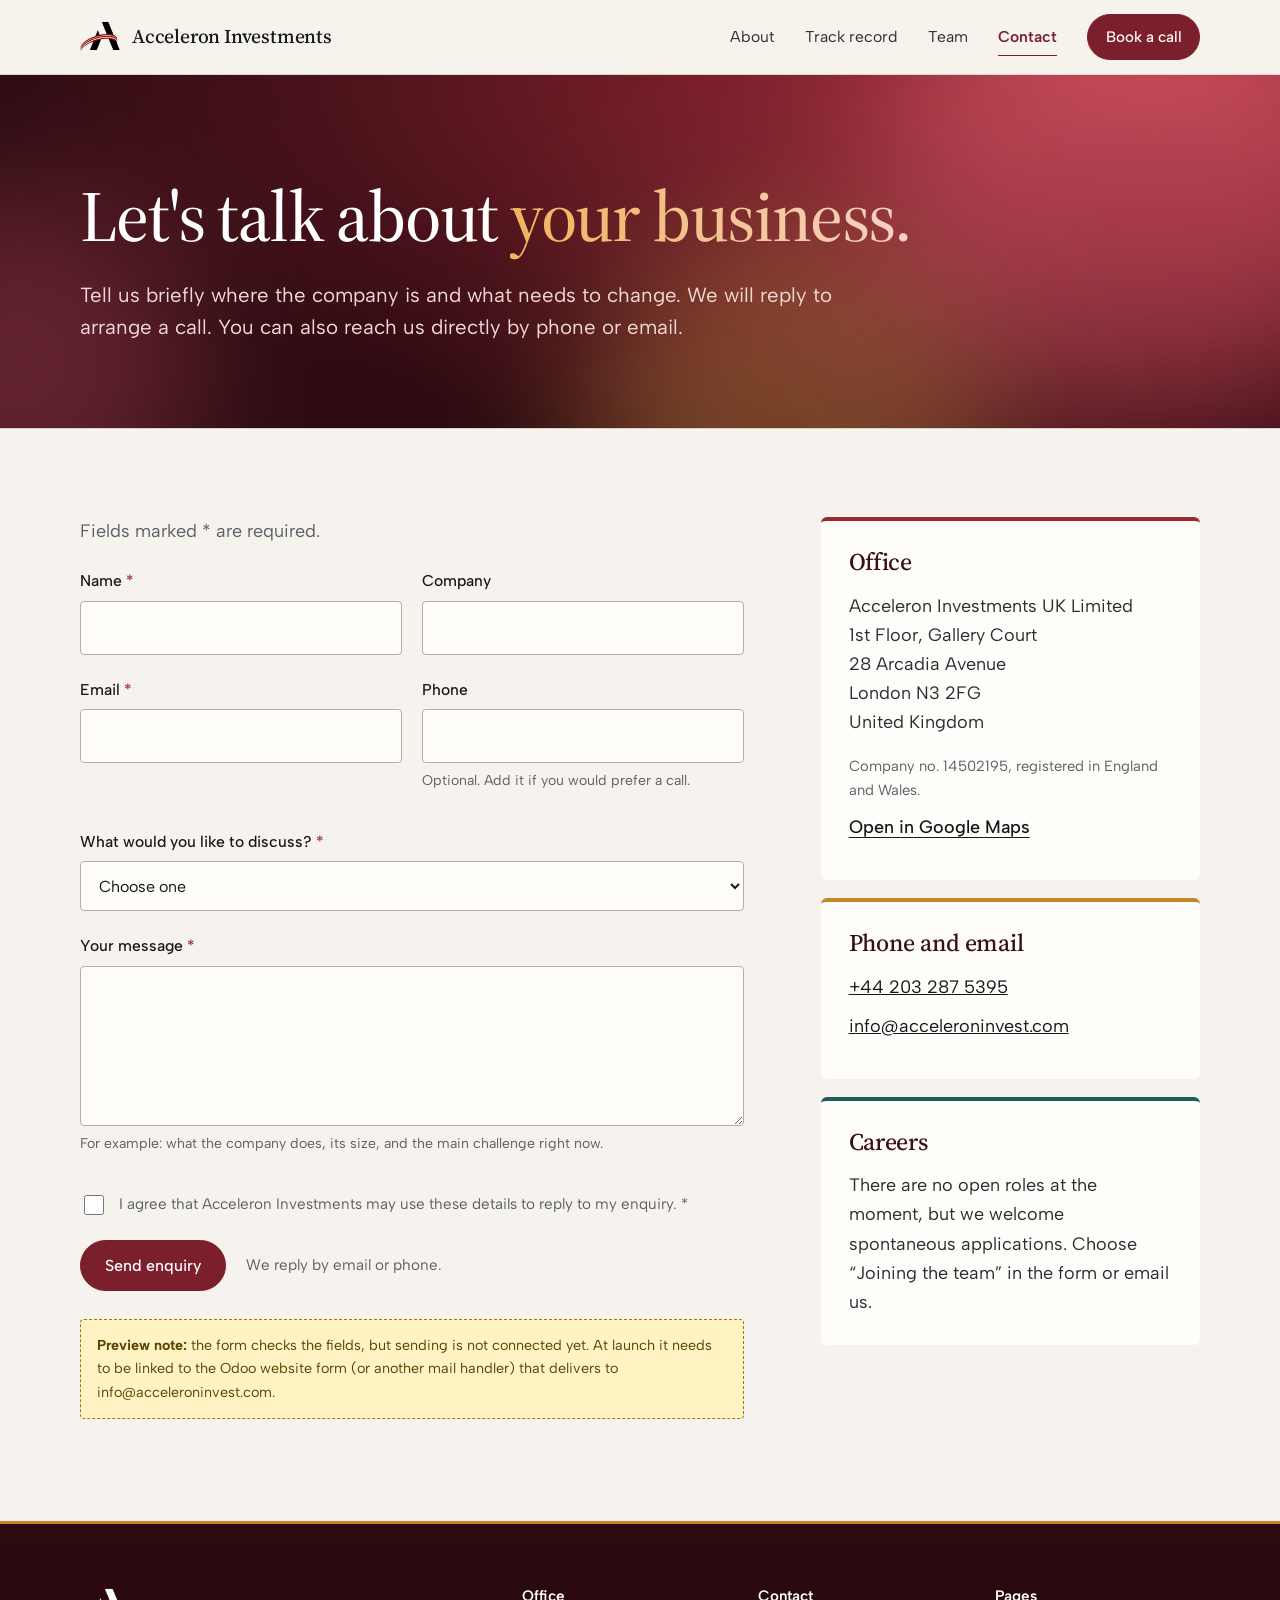
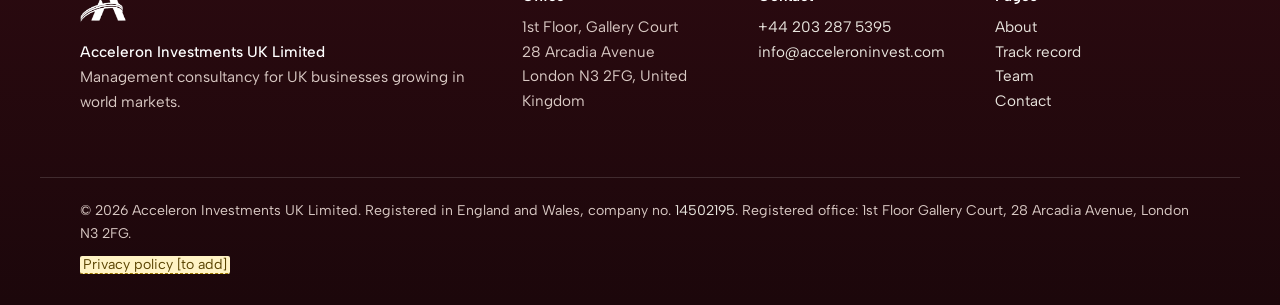
<file: contact.html>
<!doctype html>
<html lang="en-GB">
<head>
<meta charset="utf-8">
<meta name="viewport" content="width=device-width, initial-scale=1">
<title>Contact us | Acceleron Investments, London N3</title>
<meta name="description" content="Book an introductory call or send an enquiry to Acceleron Investments. Gallery Court, 28 Arcadia Avenue, London N3 2FG. +44 203 287 5395.">
<!-- Mockup: ukloniti noindex pri puštanju na acceleroninvest.com -->
<meta name="robots" content="noindex, nofollow">
<meta property="og:title" content="Contact us | Acceleron Investments, London N3">
<meta property="og:description" content="Book an introductory call or send an enquiry to Acceleron Investments. Gallery Court, 28 Arcadia Avenue, London N3 2FG. +44 203 287 5395.">
<meta property="og:type" content="website">
<meta property="og:site_name" content="Acceleron Investments">
<meta property="og:image" content="https://matijadra98.github.io/acceleron-preview/slike/og-image.jpg">
<meta property="og:image:width" content="1200">
<meta property="og:image:height" content="630">
<meta property="og:image:alt" content="Acceleron Investments: management consultancy that invests in UK businesses">
<meta name="twitter:card" content="summary_large_image">
<meta name="twitter:image" content="https://matijadra98.github.io/acceleron-preview/slike/og-image.jpg">
<meta name="theme-color" content="#f6f3ee">
<link rel="icon" href="slike/ail-logo.png">
<link rel="apple-touch-icon" href="slike/ail-logo.png">
<link rel="preconnect" href="https://fonts.googleapis.com">
<link rel="preconnect" href="https://fonts.gstatic.com" crossorigin>
<link rel="stylesheet" href="https://fonts.googleapis.com/css2?family=Albert+Sans:wght@400;500;600&family=Source+Serif+4:opsz,wght@8..60,400;8..60,500;8..60,600&display=swap">
<script>document.documentElement.classList.add('js')</script>
<link rel="stylesheet" href="css/site.css?v=9fc98da3">
<script src="js/site.js?v=9fc98da3" defer></script>
</head>
<body>
<a class="skip" href="#main">Skip to content</a>
<header class="site-header">
  <div class="wrap bar">
    <a class="brand" href="index.html" aria-label="Acceleron Investments, home">
      <img src="slike/ail-logo.png" alt="" width="46" height="36">
      <span>Acceleron Investments</span>
    </a>
    <button class="menu-toggle" type="button" aria-expanded="false" aria-controls="site-nav">
      <span class="menu-toggle-lines" aria-hidden="true"></span><span class="sr">Menu</span>
    </button>
    <nav id="site-nav" class="site-nav" aria-label="Main">
      <a href="about.html">About</a>
      <a href="track-record.html">Track record</a>
      <a href="team.html">Team</a>
      <a href="contact.html" aria-current="page">Contact</a>
      <a class="btn btn-small" href="contact.html?topic=call">Book a call</a>
    </nav>
  </div>
</header>
<main id="main">
<section class="page-hero on-dark">
  <span class="glow glow-a" aria-hidden="true"></span><span class="glow glow-b" aria-hidden="true"></span><span class="glow glow-c" aria-hidden="true"></span>
  <div class="wrap">
    <h1>Let's talk about <span class="hl">your business.</span></h1>
    <p class="lead">Tell us briefly where the company is and what needs to change. We will reply to arrange a call. You can also reach us directly by phone or email.</p>
  </div>
</section>

<section class="section-tight rule">
  <div class="wrap contact-grid">
    <div>
      <form id="contact-form" class="form" novalidate aria-describedby="form-intro">
        <p id="form-intro" class="field-wide muted" style="margin:0">Fields marked <span class="req" aria-hidden="true">*</span><span class="sr">with an asterisk</span> are required.</p>

        <div class="field">
          <label for="f-name">Name <span class="req" aria-hidden="true">*</span></label>
          <input id="f-name" name="name" type="text" autocomplete="name" required aria-describedby="f-name-error">
          <p class="error" id="f-name-error" aria-live="polite"></p>
        </div>
        <div class="field">
          <label for="f-company">Company</label>
          <input id="f-company" name="company" type="text" autocomplete="organization">
        </div>
        <div class="field">
          <label for="f-email">Email <span class="req" aria-hidden="true">*</span></label>
          <input id="f-email" name="email" type="email" autocomplete="email" required aria-describedby="f-email-error">
          <p class="error" id="f-email-error" aria-live="polite"></p>
        </div>
        <div class="field">
          <label for="f-phone">Phone</label>
          <input id="f-phone" name="phone" type="tel" autocomplete="tel" inputmode="tel" pattern="[0-9+()\s\-]{6,}" aria-describedby="f-phone-hint f-phone-error">
          <p class="hint" id="f-phone-hint">Optional. Add it if you would prefer a call.</p>
          <p class="error" id="f-phone-error" aria-live="polite"></p>
        </div>
        <div class="field field-wide">
          <label for="f-topic">What would you like to discuss? <span class="req" aria-hidden="true">*</span></label>
          <select id="f-topic" name="topic" required aria-describedby="f-topic-error">
            <option value="">Choose one</option>
            <option value="call">An introductory call</option>
            <option value="advisory">Management or advisory support</option>
            <option value="investment">Investment in my business</option>
            <option value="careers">Joining the team</option>
            <option value="other">Something else</option>
          </select>
          <p class="error" id="f-topic-error" aria-live="polite"></p>
        </div>
        <div class="field field-wide">
          <label for="f-message">Your message <span class="req" aria-hidden="true">*</span></label>
          <textarea id="f-message" name="message" required aria-describedby="f-message-hint f-message-error"></textarea>
          <p class="hint" id="f-message-hint">For example: what the company does, its size, and the main challenge right now.</p>
          <p class="error" id="f-message-error" aria-live="polite"></p>
        </div>
        <div class="check">
          <input id="f-consent" name="consent" type="checkbox" required aria-describedby="f-consent-error">
          <div>
            <label for="f-consent">I agree that Acceleron Investments may use these details to reply to my enquiry. <span class="req" aria-hidden="true">*</span></label>
            <p class="error" id="f-consent-error" aria-live="polite"></p>
          </div>
        </div>
        <div id="form-status" class="form-status" role="status" tabindex="-1" hidden></div>
        <div class="form-foot">
          <button class="btn" type="submit">Send enquiry</button>
          <span class="muted" style="font-size:.95rem">We reply by email or phone.</span>
        </div>
      </form>
      <p class="dev-note"><strong>Preview note:</strong> the form checks the fields, but sending is not connected yet. At launch it needs to be linked to the Odoo website form (or another mail handler) that delivers to info@acceleroninvest.com.</p>
    </div>

    <aside>
      <div class="contact-card">
        <h2>Office</h2>
        <address>Acceleron Investments UK Limited<br>1st Floor, Gallery Court<br>28 Arcadia Avenue<br>London N3 2FG<br>United Kingdom</address>
        <p style="font-size:.92rem;color:var(--muted)">Company no. 14502195, registered in England and Wales.</p>
        <p><a class="link" href="https://www.google.com/maps/search/?api=1&amp;query=Gallery+Court+28+Arcadia+Avenue+London+N3+2FG" target="_blank" rel="noopener">Open in Google Maps</a></p>
      </div>
      <div class="contact-card">
        <h2>Phone and email</h2>
        <p><a href="tel:+442032875395">+44 203 287 5395</a></p>
        <p><a href="mailto:info@acceleroninvest.com">info@acceleroninvest.com</a></p>
      </div>
      <div class="contact-card">
        <h2>Careers</h2>
        <p style="margin:0">There are no open roles at the moment, but we welcome spontaneous applications. Choose “Joining the team” in the form or email us.</p>
      </div>
    </aside>
  </div>
</section>
</main>
<footer class="site-footer">
  <div class="wrap foot">
    <div class="foot-brand">
      <img src="slike/ail-logo.png" alt="" width="46" height="36">
      <p><strong>Acceleron Investments UK Limited</strong><br>Management consultancy for UK businesses growing in world markets.</p>
    </div>
    <div>
      <h2 class="foot-h">Office</h2>
      <address>1st Floor, Gallery Court<br>28 Arcadia Avenue<br>London N3 2FG, United Kingdom</address>
    </div>
    <div>
      <h2 class="foot-h">Contact</h2>
      <p><a href="tel:+442032875395">+44 203 287 5395</a><br><a href="mailto:info@acceleroninvest.com">info@acceleroninvest.com</a></p>
    </div>
    <nav aria-label="Footer">
      <h2 class="foot-h">Pages</h2>
      <p><a href="about.html">About</a><br><a href="track-record.html">Track record</a><br><a href="team.html">Team</a><br><a href="contact.html">Contact</a></p>
    </nav>
  </div>
  <div class="wrap foot-legal">
    <p>© 2026 Acceleron Investments UK Limited. Registered in England and Wales, company no. <a href="https://find-and-update.company-information.service.gov.uk/company/14502195" target="_blank" rel="noopener">14502195</a>. Registered office: 1st Floor Gallery Court, 28 Arcadia Avenue, London N3 2FG.</p>
    <p><span class="tbc" title="Placeholder: privacy policy page not yet written">Privacy policy [to add]</span></p>
  </div>
</footer>
</body>
</html>
</file>
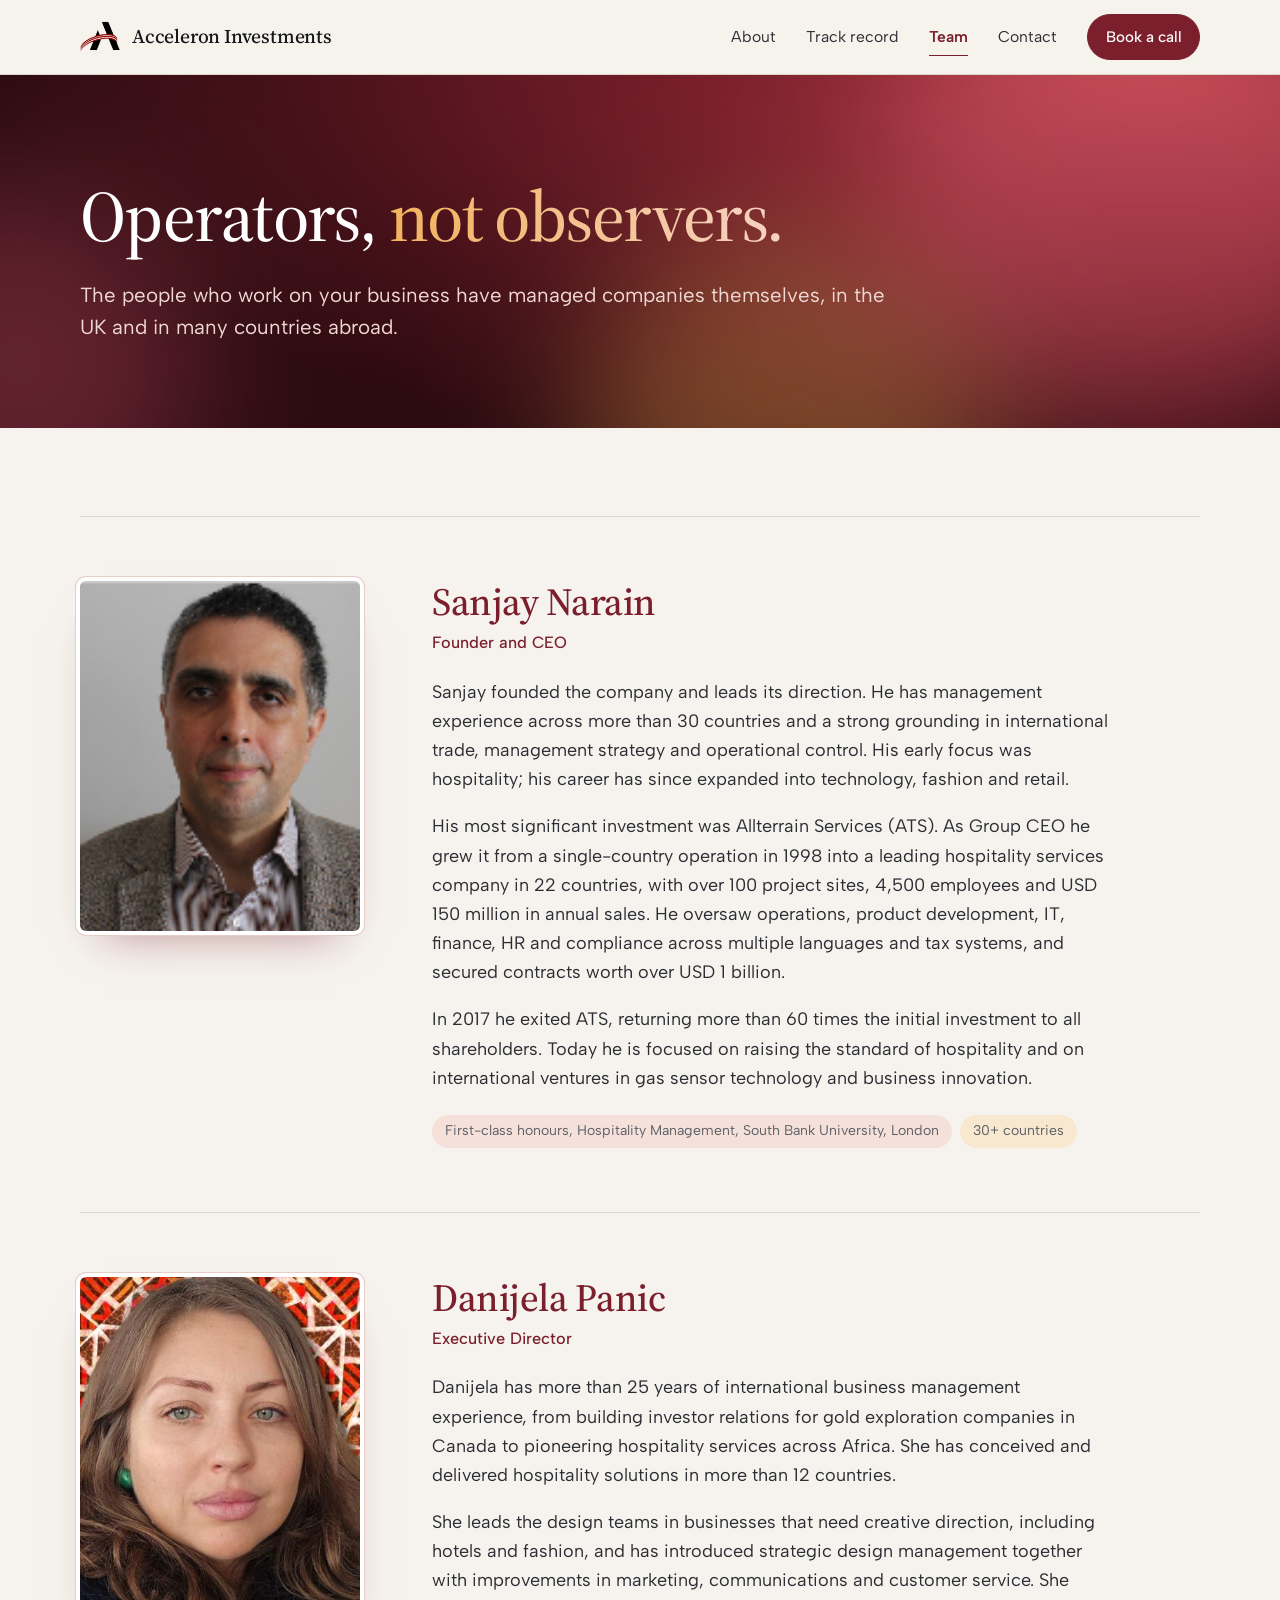
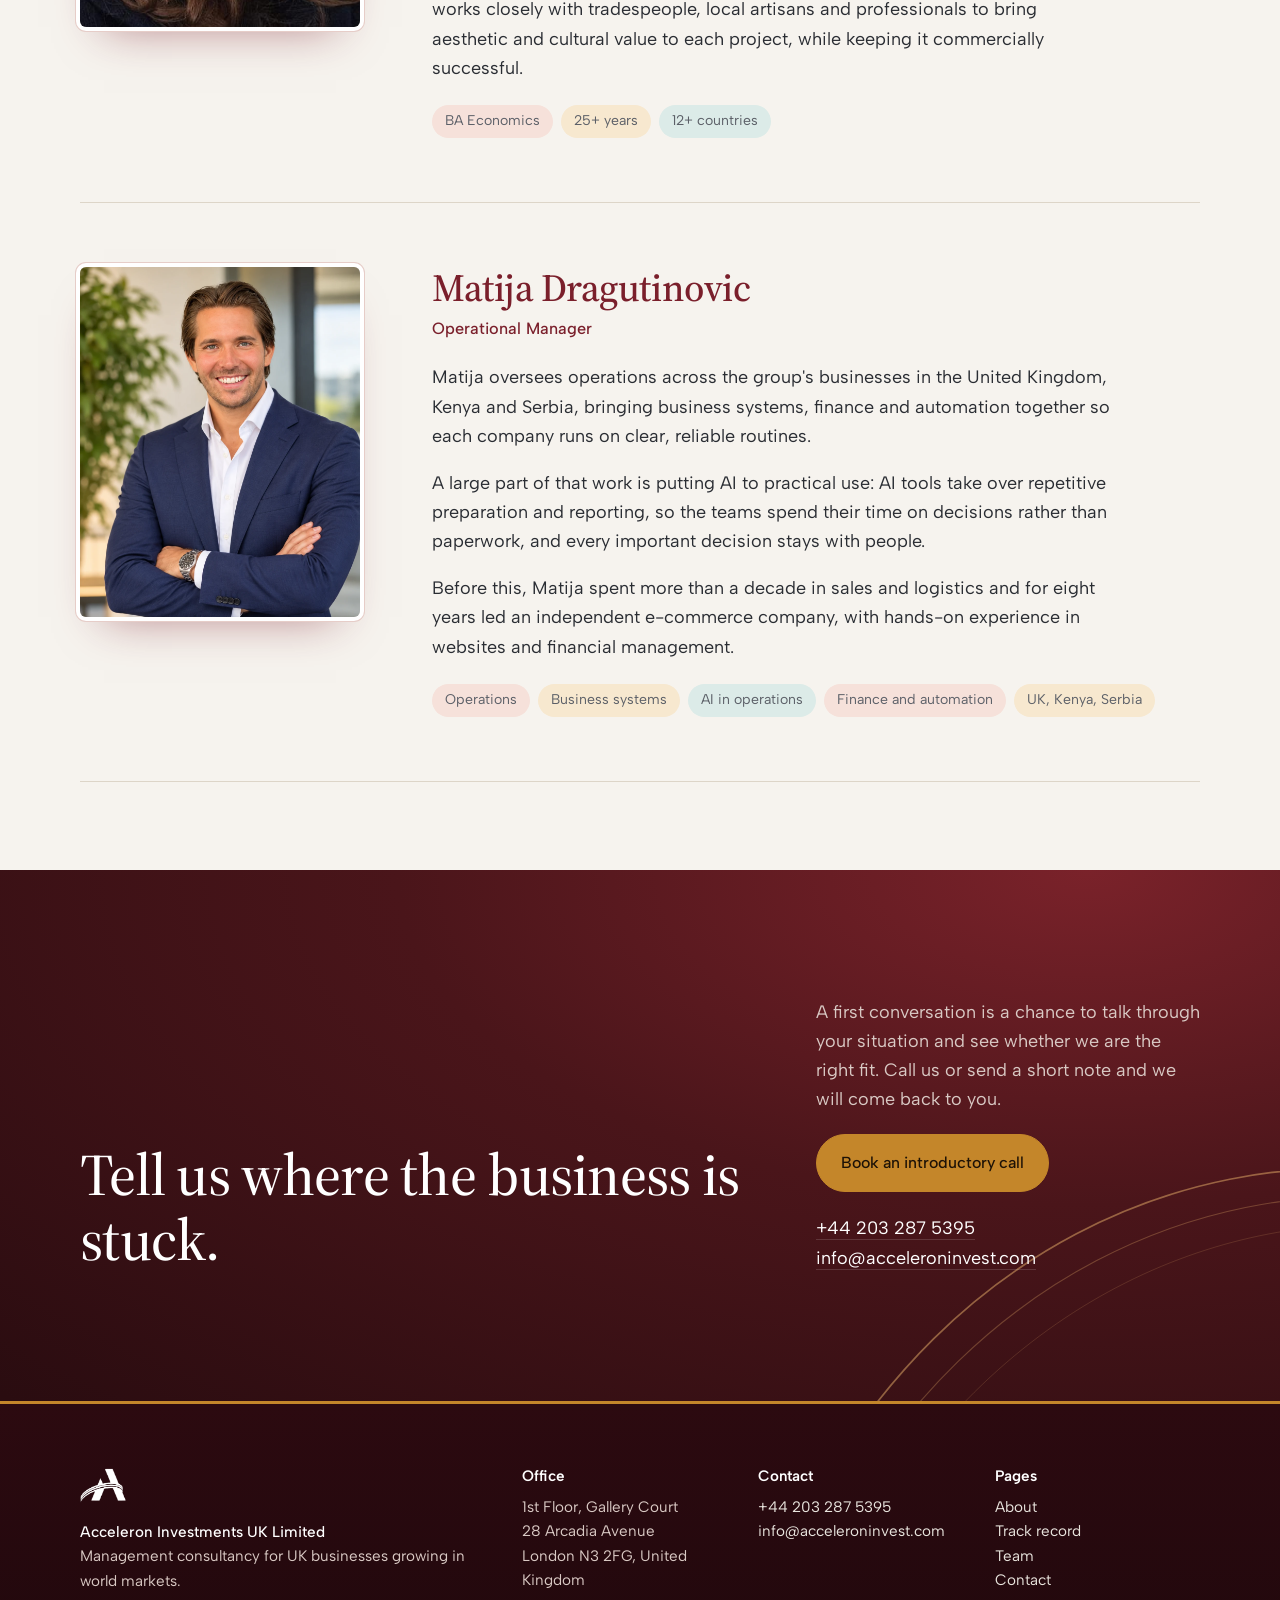
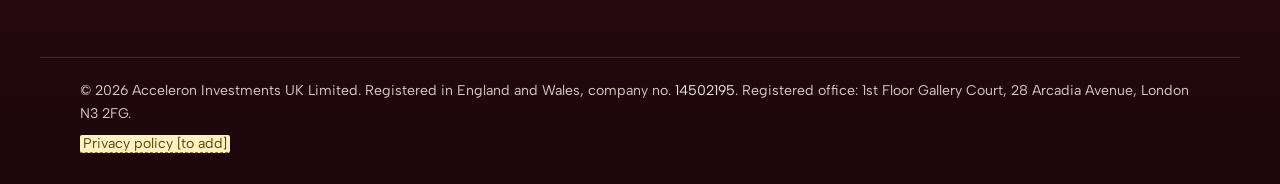
<file: team.html>
<!doctype html>
<html lang="en-GB">
<head>
<meta charset="utf-8">
<meta name="viewport" content="width=device-width, initial-scale=1">
<title>Our team | Acceleron Investments</title>
<meta name="description" content="Meet the Acceleron Investments team: Sanjay Narain (CEO), Danijela Panic (Executive Director) and Matija Dragutinovic (Operational Manager).">
<!-- Mockup: ukloniti noindex pri puštanju na acceleroninvest.com -->
<meta name="robots" content="noindex, nofollow">
<meta property="og:title" content="Our team | Acceleron Investments">
<meta property="og:description" content="Meet the Acceleron Investments team: Sanjay Narain (CEO), Danijela Panic (Executive Director) and Matija Dragutinovic (Operational Manager).">
<meta property="og:type" content="website">
<meta property="og:site_name" content="Acceleron Investments">
<meta property="og:image" content="https://matijadra98.github.io/acceleron-preview/slike/og-image.jpg">
<meta property="og:image:width" content="1200">
<meta property="og:image:height" content="630">
<meta property="og:image:alt" content="Acceleron Investments: management consultancy that invests in UK businesses">
<meta name="twitter:card" content="summary_large_image">
<meta name="twitter:image" content="https://matijadra98.github.io/acceleron-preview/slike/og-image.jpg">
<meta name="theme-color" content="#f6f3ee">
<link rel="icon" href="slike/ail-logo.png">
<link rel="apple-touch-icon" href="slike/ail-logo.png">
<link rel="preconnect" href="https://fonts.googleapis.com">
<link rel="preconnect" href="https://fonts.gstatic.com" crossorigin>
<link rel="stylesheet" href="https://fonts.googleapis.com/css2?family=Albert+Sans:wght@400;500;600&family=Source+Serif+4:opsz,wght@8..60,400;8..60,500;8..60,600&display=swap">
<script>document.documentElement.classList.add('js')</script>
<link rel="stylesheet" href="css/site.css?v=9fc98da3">
<script src="js/site.js?v=9fc98da3" defer></script>
</head>
<body>
<a class="skip" href="#main">Skip to content</a>
<header class="site-header">
  <div class="wrap bar">
    <a class="brand" href="index.html" aria-label="Acceleron Investments, home">
      <img src="slike/ail-logo.png" alt="" width="46" height="36">
      <span>Acceleron Investments</span>
    </a>
    <button class="menu-toggle" type="button" aria-expanded="false" aria-controls="site-nav">
      <span class="menu-toggle-lines" aria-hidden="true"></span><span class="sr">Menu</span>
    </button>
    <nav id="site-nav" class="site-nav" aria-label="Main">
      <a href="about.html">About</a>
      <a href="track-record.html">Track record</a>
      <a href="team.html" aria-current="page">Team</a>
      <a href="contact.html">Contact</a>
      <a class="btn btn-small" href="contact.html?topic=call">Book a call</a>
    </nav>
  </div>
</header>
<main id="main">
<section class="page-hero on-dark">
  <span class="glow glow-a" aria-hidden="true"></span><span class="glow glow-b" aria-hidden="true"></span><span class="glow glow-c" aria-hidden="true"></span>
  <div class="wrap">
    <h1>Operators, <span class="hl">not observers.</span></h1>
    <p class="lead">The people who work on your business have managed companies themselves, in the UK and in many countries abroad.</p>
  </div>
</section>

<section class="section-tight">
  <div class="wrap people">
    <article class="person" id="sanjay-narain">
      <div class="photo"><img src="slike/sanjay-narain.png" alt="Sanjay Narain" width="128" height="158"></div>
      <div>
        <h2>Sanjay Narain</h2>
        <p class="role">Founder and CEO</p>
        <div class="prose">
          <p>Sanjay founded the company and leads its direction. He has management experience across more than 30 countries and a strong grounding in international trade, management strategy and operational control. His early focus was hospitality; his career has since expanded into technology, fashion and retail.</p>
          <p>His most significant investment was Allterrain Services (ATS). As Group CEO he grew it from a single-country operation in 1998 into a leading hospitality services company in 22 countries, with over 100 project sites, 4,500 employees and USD 150 million in annual sales. He oversaw operations, product development, IT, finance, HR and compliance across multiple languages and tax systems, and secured contracts worth over USD 1 billion.</p>
          <p>In 2017 he exited ATS, returning more than 60 times the initial investment to all shareholders. Today he is focused on raising the standard of hospitality and on international ventures in gas sensor technology and business innovation.</p>
        </div>
        <ul class="creds"><li>First-class honours, Hospitality Management, South Bank University, London</li><li>30+ countries</li></ul>
      </div>
    </article>

    <article class="person" id="danijela-panic">
      <div class="photo"><img src="slike/danijela-panic.jpg" alt="Danijela Panic" width="500" height="500" loading="lazy"></div>
      <div>
        <h2>Danijela Panic</h2>
        <p class="role">Executive Director</p>
        <div class="prose">
          <p>Danijela has more than 25 years of international business management experience, from building investor relations for gold exploration companies in Canada to pioneering hospitality services across Africa. She has conceived and delivered hospitality solutions in more than 12 countries.</p>
          <p>She leads the design teams in businesses that need creative direction, including hotels and fashion, and has introduced strategic design management together with improvements in marketing, communications and customer service. She works closely with tradespeople, local artisans and professionals to bring aesthetic and cultural value to each project, while keeping it commercially successful.</p>
        </div>
        <ul class="creds"><li>BA Economics</li><li>25+ years</li><li>12+ countries</li></ul>
      </div>
    </article>

    <article class="person" id="matija-dragutinovic">
      <div class="photo"><img src="slike/matija-dragutinovic.webp" alt="Matija Dragutinovic" width="1086" height="1448" loading="lazy" style="object-position:50% 20%"></div>
      <div>
        <h2>Matija Dragutinovic</h2>
        <p class="role">Operational Manager</p>
        <div class="prose">
          <p>Matija oversees operations across the group's businesses in the United Kingdom, Kenya and Serbia, bringing business systems, finance and automation together so each company runs on clear, reliable routines.</p>
          <p>A large part of that work is putting AI to practical use: AI tools take over repetitive preparation and reporting, so the teams spend their time on decisions rather than paperwork, and every important decision stays with people.</p>
          <p>Before this, Matija spent more than a decade in sales and logistics and for eight years led an independent e-commerce company, with hands-on experience in websites and financial management.</p>
        </div>
        <ul class="creds"><li>Operations</li><li>Business systems</li><li>AI in operations</li><li>Finance and automation</li><li>UK, Kenya, Serbia</li></ul>
      </div>
    </article>
  </div>
</section>

<section class="section on-dark">
  <svg class="cta-arc" viewBox="0 0 720 520" aria-hidden="true" focusable="false"><g fill="none" stroke="#e7b06a" stroke-linecap="round"><path d="M40 470 C 200 180, 470 70, 700 90" stroke-width="2"/><path d="M70 490 C 230 210, 490 105, 712 122" stroke-width="1.3" opacity=".6"/><path d="M100 510 C 260 240, 510 140, 720 154" stroke-width="1" opacity=".4"/></g></svg>
  <div class="wrap cta">
    <h2>Tell us where the business is stuck.</h2>
    <div class="cta-side">
      <p>A first conversation is a chance to talk through your situation and see whether we are the right fit. Call us or send a short note and we will come back to you.</p>
      <div class="actions" style="margin-bottom:22px">
        <a class="btn" href="contact.html?topic=call">Book an introductory call</a>
      </div>
      <p style="margin:0"><a class="plain" href="tel:+442032875395">+44 203 287 5395</a><br><a class="plain" href="mailto:info@acceleroninvest.com">info@acceleroninvest.com</a></p>
    </div>
  </div>
</section>

</main>
<footer class="site-footer">
  <div class="wrap foot">
    <div class="foot-brand">
      <img src="slike/ail-logo.png" alt="" width="46" height="36">
      <p><strong>Acceleron Investments UK Limited</strong><br>Management consultancy for UK businesses growing in world markets.</p>
    </div>
    <div>
      <h2 class="foot-h">Office</h2>
      <address>1st Floor, Gallery Court<br>28 Arcadia Avenue<br>London N3 2FG, United Kingdom</address>
    </div>
    <div>
      <h2 class="foot-h">Contact</h2>
      <p><a href="tel:+442032875395">+44 203 287 5395</a><br><a href="mailto:info@acceleroninvest.com">info@acceleroninvest.com</a></p>
    </div>
    <nav aria-label="Footer">
      <h2 class="foot-h">Pages</h2>
      <p><a href="about.html">About</a><br><a href="track-record.html">Track record</a><br><a href="team.html">Team</a><br><a href="contact.html">Contact</a></p>
    </nav>
  </div>
  <div class="wrap foot-legal">
    <p>© 2026 Acceleron Investments UK Limited. Registered in England and Wales, company no. <a href="https://find-and-update.company-information.service.gov.uk/company/14502195" target="_blank" rel="noopener">14502195</a>. Registered office: 1st Floor Gallery Court, 28 Arcadia Avenue, London N3 2FG.</p>
    <p><span class="tbc" title="Placeholder: privacy policy page not yet written">Privacy policy [to add]</span></p>
  </div>
</footer>
</body>
</html>
</file>
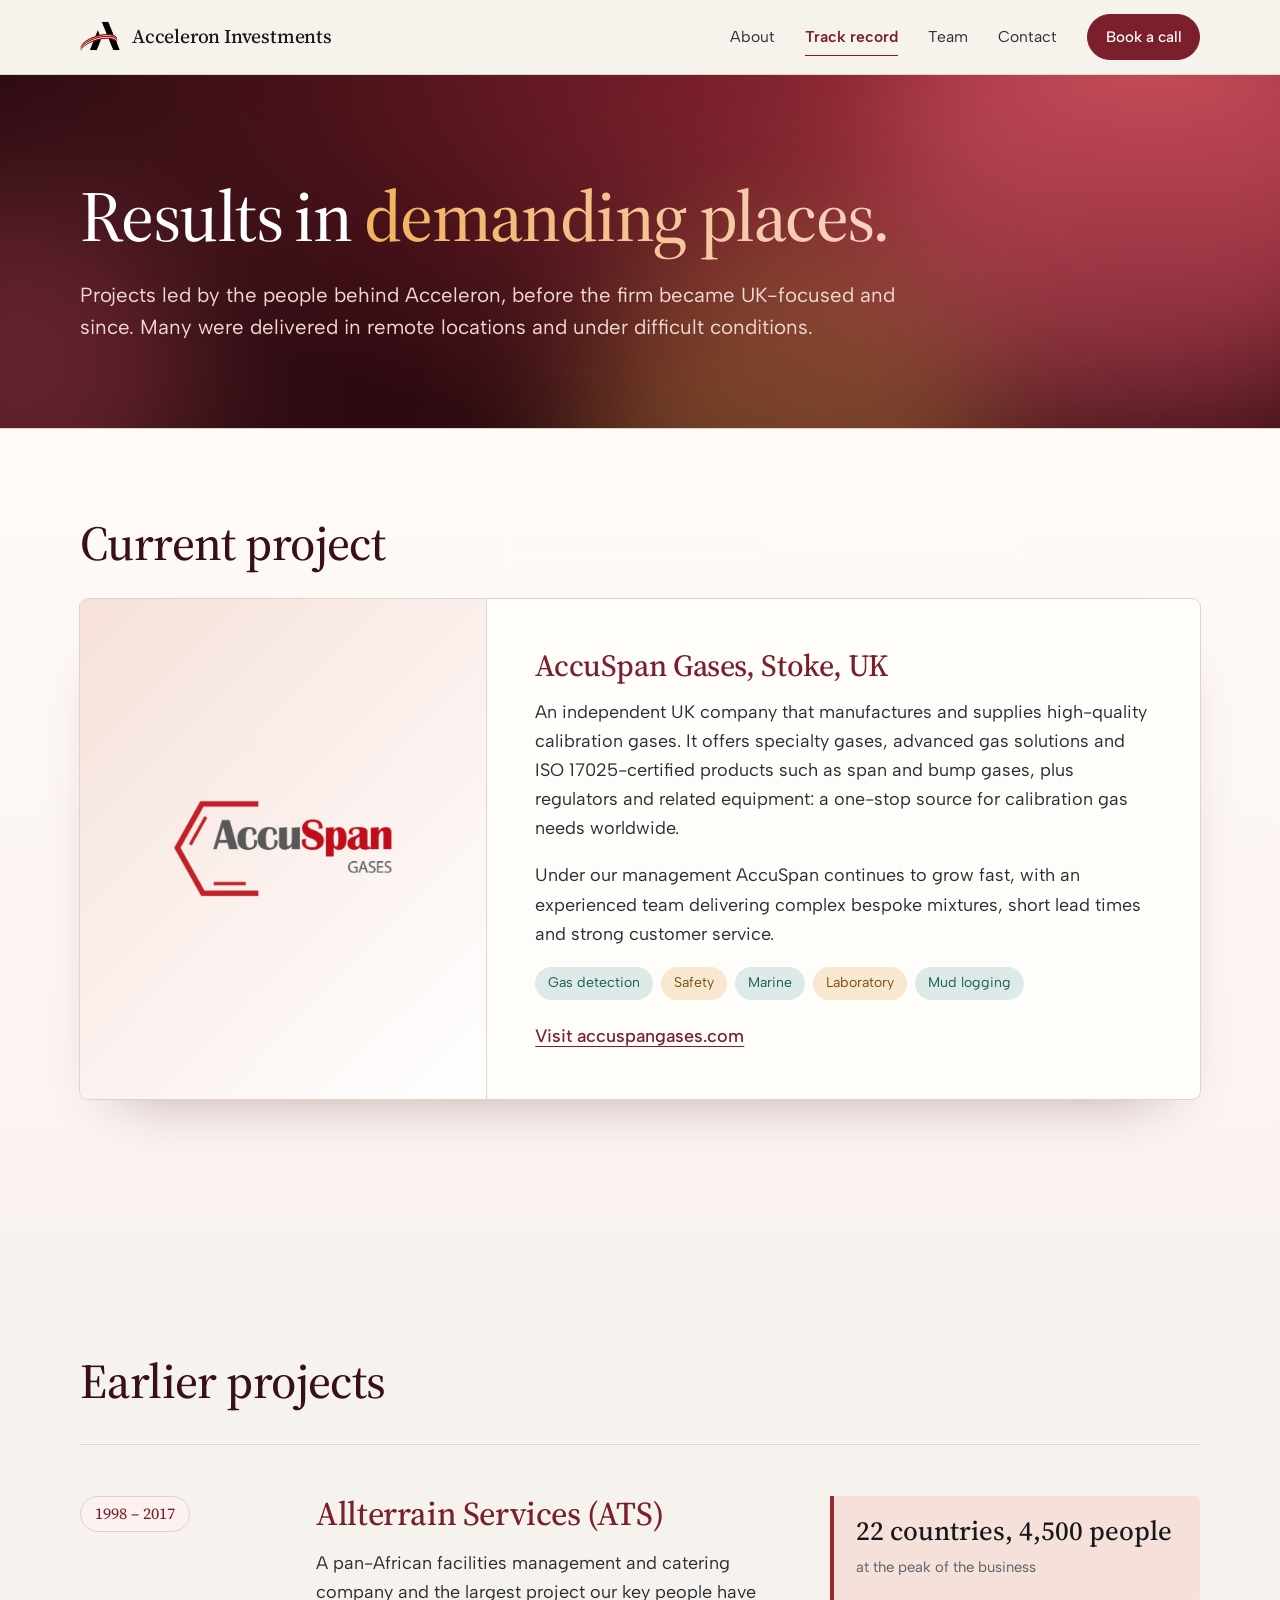
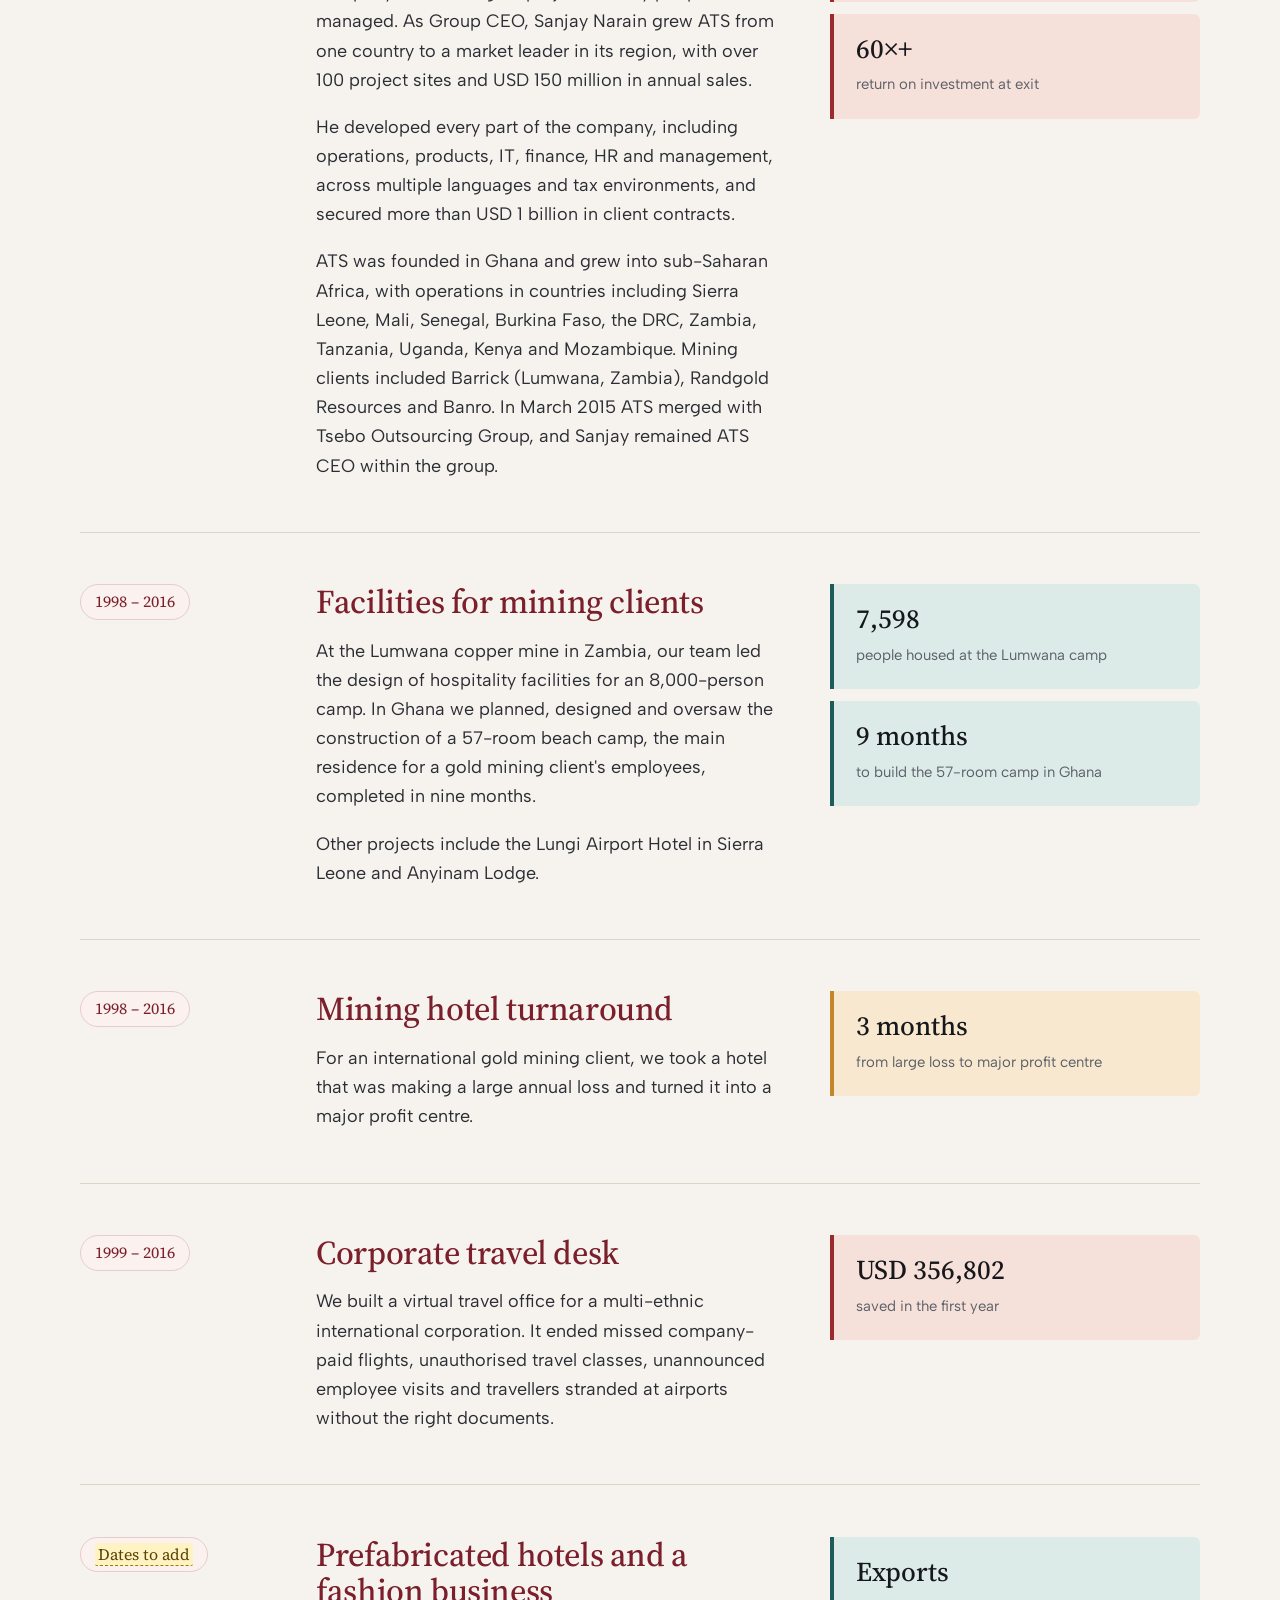
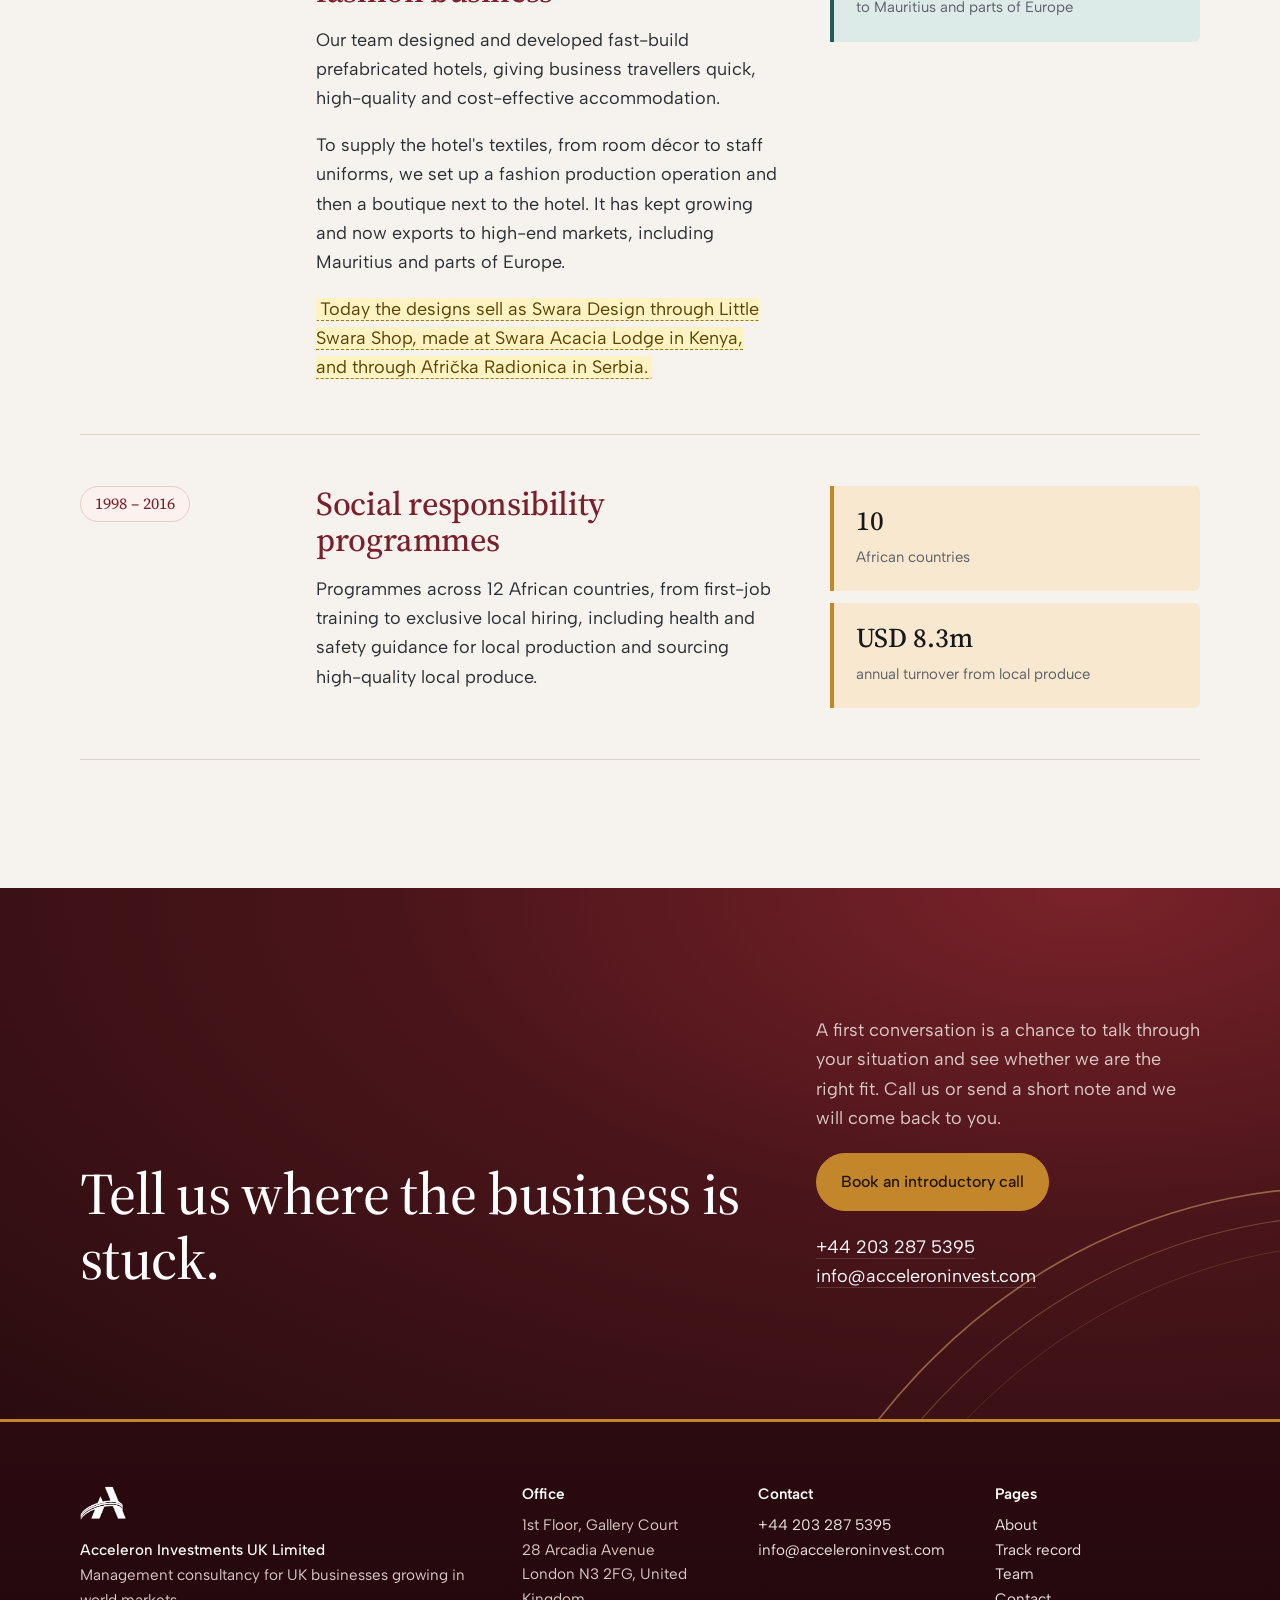
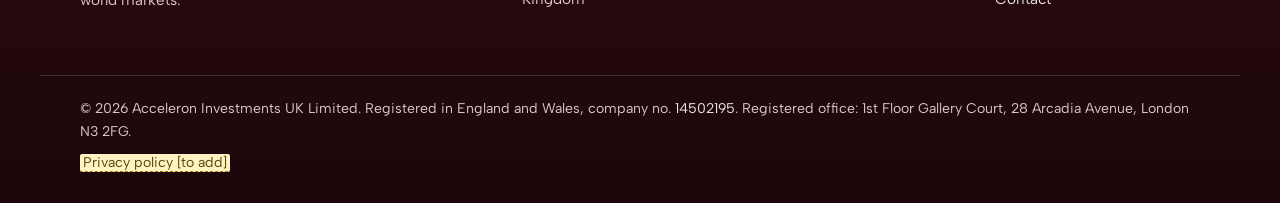
<file: track-record.html>
<!doctype html>
<html lang="en-GB">
<head>
<meta charset="utf-8">
<meta name="viewport" content="width=device-width, initial-scale=1">
<title>Track record | Acceleron Investments</title>
<meta name="description" content="Projects led by the Acceleron team: Allterrain Services across Africa, mining camps and hotels, a corporate travel desk, prefabricated hotels and AccuSpan Gases in the UK.">
<!-- Mockup: ukloniti noindex pri puštanju na acceleroninvest.com -->
<meta name="robots" content="noindex, nofollow">
<meta property="og:title" content="Track record | Acceleron Investments">
<meta property="og:description" content="Projects led by the Acceleron team: Allterrain Services across Africa, mining camps and hotels, a corporate travel desk, prefabricated hotels and AccuSpan Gases in the UK.">
<meta property="og:type" content="website">
<meta property="og:site_name" content="Acceleron Investments">
<meta property="og:image" content="https://matijadra98.github.io/acceleron-preview/slike/og-image.jpg">
<meta property="og:image:width" content="1200">
<meta property="og:image:height" content="630">
<meta property="og:image:alt" content="Acceleron Investments: management consultancy that invests in UK businesses">
<meta name="twitter:card" content="summary_large_image">
<meta name="twitter:image" content="https://matijadra98.github.io/acceleron-preview/slike/og-image.jpg">
<meta name="theme-color" content="#f6f3ee">
<link rel="icon" href="slike/ail-logo.png">
<link rel="apple-touch-icon" href="slike/ail-logo.png">
<link rel="preconnect" href="https://fonts.googleapis.com">
<link rel="preconnect" href="https://fonts.gstatic.com" crossorigin>
<link rel="stylesheet" href="https://fonts.googleapis.com/css2?family=Albert+Sans:wght@400;500;600&family=Source+Serif+4:opsz,wght@8..60,400;8..60,500;8..60,600&display=swap">
<script>document.documentElement.classList.add('js')</script>
<link rel="stylesheet" href="css/site.css?v=9fc98da3">
<script src="js/site.js?v=9fc98da3" defer></script>
</head>
<body>
<a class="skip" href="#main">Skip to content</a>
<header class="site-header">
  <div class="wrap bar">
    <a class="brand" href="index.html" aria-label="Acceleron Investments, home">
      <img src="slike/ail-logo.png" alt="" width="46" height="36">
      <span>Acceleron Investments</span>
    </a>
    <button class="menu-toggle" type="button" aria-expanded="false" aria-controls="site-nav">
      <span class="menu-toggle-lines" aria-hidden="true"></span><span class="sr">Menu</span>
    </button>
    <nav id="site-nav" class="site-nav" aria-label="Main">
      <a href="about.html">About</a>
      <a href="track-record.html" aria-current="page">Track record</a>
      <a href="team.html">Team</a>
      <a href="contact.html">Contact</a>
      <a class="btn btn-small" href="contact.html?topic=call">Book a call</a>
    </nav>
  </div>
</header>
<main id="main">
<section class="page-hero on-dark">
  <span class="glow glow-a" aria-hidden="true"></span><span class="glow glow-b" aria-hidden="true"></span><span class="glow glow-c" aria-hidden="true"></span>
  <div class="wrap">
    <h1>Results in <span class="hl">demanding places.</span></h1>
    <p class="lead">Projects led by the people behind Acceleron, before the firm became UK-focused and since. Many were delivered in remote locations and under difficult conditions.</p>
  </div>
</section>

<section class="section-tight on-white rule">
  <div class="wrap">
    <h2 style="margin-bottom:28px">Current project</h2>
    <article class="featured">
      <div class="logo"><img src="slike/accuspan-gases.png" alt="AccuSpan Gases" width="269" height="119"></div>
      <div class="body">
        <h3>AccuSpan Gases, Stoke, UK</h3>
        <p>An independent UK company that manufactures and supplies high-quality calibration gases. It offers specialty gases, advanced gas solutions and ISO 17025-certified products such as span and bump gases, plus regulators and related equipment: a one-stop source for calibration gas needs worldwide.</p>
        <p style="margin:0">Under our management AccuSpan continues to grow fast, with an experienced team delivering complex bespoke mixtures, short lead times and strong customer service.</p>
        <ul class="tags" aria-label="Markets served"><li>Gas detection</li><li>Safety</li><li>Marine</li><li>Laboratory</li><li>Mud logging</li></ul>
        <p style="margin:22px 0 0"><a class="link" href="https://www.accuspangases.com/" target="_blank" rel="noopener">Visit accuspangases.com</a></p>
      </div>
    </article>
  </div>
</section>

<section class="section">
  <div class="wrap">
    <h2 style="margin-bottom:36px">Earlier projects</h2>
    <div class="record">
      <article class="entry">
        <p class="when">1998 – 2017</p>
        <div>
          <h2>Allterrain Services (ATS)</h2>
          <div class="prose">
            <p>A pan-African facilities management and catering company and the largest project our key people have managed. As Group CEO, Sanjay Narain grew ATS from one country to a market leader in its region, with over 100 project sites and USD 150 million in annual sales.</p>
            <p>He developed every part of the company, including operations, products, IT, finance, HR and management, across multiple languages and tax environments, and secured more than USD 1 billion in client contracts.</p>
            <p>ATS was founded in Ghana and grew into sub-Saharan Africa, with operations in countries including Sierra Leone, Mali, Senegal, Burkina Faso, the DRC, Zambia, Tanzania, Uganda, Kenya and Mozambique. Mining clients included Barrick (Lumwana, Zambia), Randgold Resources and Banro. In March 2015 ATS merged with Tsebo Outsourcing Group, and Sanjay remained ATS CEO within the group.</p>
          </div>
        </div>
        <div class="results">
          <div class="result"><b>22 countries, 4,500 people</b><span>at the peak of the business</span></div>
          <div class="result"><b>60×+</b><span>return on investment at exit</span></div>
        </div>
      </article>

      <article class="entry">
        <p class="when">1998 – 2016</p>
        <div>
          <h2>Facilities for mining clients</h2>
          <div class="prose">
            <p>At the Lumwana copper mine in Zambia, our team led the design of hospitality facilities for an 8,000-person camp. In Ghana we planned, designed and oversaw the construction of a 57-room beach camp, the main residence for a gold mining client's employees, completed in nine months.</p>
            <p>Other projects include the Lungi Airport Hotel in Sierra Leone and Anyinam Lodge.</p>
          </div>
        </div>
        <div class="results">
          <div class="result"><b><span data-count="8000">8,000</span></b><span>people housed at the Lumwana camp</span></div>
          <div class="result"><b>9 months</b><span>to build the 57-room camp in Ghana</span></div>
        </div>
      </article>

      <article class="entry">
        <p class="when">1998 – 2016</p>
        <div>
          <h2>Mining hotel turnaround</h2>
          <div class="prose"><p>For an international gold mining client, we took a hotel that was making a large annual loss and turned it into a major profit centre.</p></div>
        </div>
        <div class="result"><b>3 months</b><span>from large loss to major profit centre</span></div>
      </article>

      <article class="entry">
        <p class="when">1999 – 2016</p>
        <div>
          <h2>Corporate travel desk</h2>
          <div class="prose"><p>We built a virtual travel office for a multi-ethnic international corporation. It ended missed company-paid flights, unauthorised travel classes, unannounced employee visits and travellers stranded at airports without the right documents.</p></div>
        </div>
        <div class="result"><b>USD <span data-count="400000">400,000</span></b><span>saved in the first year</span></div>
      </article>

      <article class="entry">
        <p class="when"><span class="tbc" title="Placeholder: the current site gives no dates for this project">Dates to add</span></p>
        <div>
          <h2>Prefabricated hotels and a fashion business</h2>
          <div class="prose">
            <p>Our team designed and developed fast-build prefabricated hotels, giving business travellers quick, high-quality and cost-effective accommodation.</p>
            <p>To supply the hotel's textiles, from room décor to staff uniforms, we set up a fashion production operation and then a boutique next to the hotel. It has kept growing and now exports to high-end markets, including Mauritius and parts of Europe.</p>
            <p><span class="tbc" title="Inferred from littleswarashop.com and africkaradionica.com: please confirm">Today the designs sell as Swara Design through Little Swara Shop, made at Swara Acacia Lodge in Kenya, and through Afrička Radionica in Serbia.</span></p>
          </div>
        </div>
        <div class="result"><b>Exports</b><span>to Mauritius and parts of Europe</span></div>
      </article>

      <article class="entry">
        <p class="when">1998 – 2016</p>
        <div>
          <h2>Social responsibility programmes</h2>
          <div class="prose"><p>Programmes across 12 African countries, from first-job training to exclusive local hiring, including health and safety guidance for local production and sourcing high-quality local produce.</p></div>
        </div>
        <div class="results">
          <div class="result"><b><span data-count="12">12</span></b><span>African countries</span></div>
          <div class="result"><b>USD 8.3m</b><span>annual turnover from local produce</span></div>
        </div>
      </article>
    </div>
  </div>
</section>

<section class="section on-dark">
  <svg class="cta-arc" viewBox="0 0 720 520" aria-hidden="true" focusable="false"><g fill="none" stroke="#e7b06a" stroke-linecap="round"><path d="M40 470 C 200 180, 470 70, 700 90" stroke-width="2"/><path d="M70 490 C 230 210, 490 105, 712 122" stroke-width="1.3" opacity=".6"/><path d="M100 510 C 260 240, 510 140, 720 154" stroke-width="1" opacity=".4"/></g></svg>
  <div class="wrap cta">
    <h2>Tell us where the business is stuck.</h2>
    <div class="cta-side">
      <p>A first conversation is a chance to talk through your situation and see whether we are the right fit. Call us or send a short note and we will come back to you.</p>
      <div class="actions" style="margin-bottom:22px">
        <a class="btn" href="contact.html?topic=call">Book an introductory call</a>
      </div>
      <p style="margin:0"><a class="plain" href="tel:+442032875395">+44 203 287 5395</a><br><a class="plain" href="mailto:info@acceleroninvest.com">info@acceleroninvest.com</a></p>
    </div>
  </div>
</section>

</main>
<footer class="site-footer">
  <div class="wrap foot">
    <div class="foot-brand">
      <img src="slike/ail-logo.png" alt="" width="46" height="36">
      <p><strong>Acceleron Investments UK Limited</strong><br>Management consultancy for UK businesses growing in world markets.</p>
    </div>
    <div>
      <h2 class="foot-h">Office</h2>
      <address>1st Floor, Gallery Court<br>28 Arcadia Avenue<br>London N3 2FG, United Kingdom</address>
    </div>
    <div>
      <h2 class="foot-h">Contact</h2>
      <p><a href="tel:+442032875395">+44 203 287 5395</a><br><a href="mailto:info@acceleroninvest.com">info@acceleroninvest.com</a></p>
    </div>
    <nav aria-label="Footer">
      <h2 class="foot-h">Pages</h2>
      <p><a href="about.html">About</a><br><a href="track-record.html">Track record</a><br><a href="team.html">Team</a><br><a href="contact.html">Contact</a></p>
    </nav>
  </div>
  <div class="wrap foot-legal">
    <p>© 2026 Acceleron Investments UK Limited. Registered in England and Wales, company no. <a href="https://find-and-update.company-information.service.gov.uk/company/14502195" target="_blank" rel="noopener">14502195</a>. Registered office: 1st Floor Gallery Court, 28 Arcadia Avenue, London N3 2FG.</p>
    <p><span class="tbc" title="Placeholder: privacy policy page not yet written">Privacy policy [to add]</span></p>
  </div>
</footer>
</body>
</html>
</file>
<file: css/site.css>
/* Acceleron Investments — mockup v2
   Fonts: Source Serif 4 (headings), Albert Sans (text). Colours from the logo: black + deep red. */
:root{
  --paper:#f6f3ee;
  --paper-2:#efe9e0;
  --white:#fffdfa;
  --ink:#16181c;
  --text:#2a2d33;
  --muted:#5b5f67;
  --line:#ddd5c8;
  --red:#9b2a2f;
  --red-dark:#7d2025;
  --night:#17191d;
  --wine:#4a151a;
  --wine-2:#6e1f26;
  --ochre:#c4862a;
  --ochre-soft:#f7e8cf;
  --teal:#1d5c58;
  --teal-soft:#dcebe8;
  --blush:#f6e1da;
  --sky:#2a5d8f;
  --night-text:#e9e5de;
  --night-muted:#d9c9c4;
  --night-line:rgba(255,255,255,.14);
  --serif:"Source Serif 4",Georgia,"Times New Roman",serif;
  --sans:"Albert Sans",system-ui,-apple-system,"Segoe UI",sans-serif;
  --wrap:1200px;
  --gutter:clamp(16px,4vw,40px);
}
*,*::before,*::after{box-sizing:border-box}
html{-webkit-text-size-adjust:100%}
body{margin:0;background:var(--paper);color:var(--text);font:400 18px/1.62 var(--sans);-webkit-font-smoothing:antialiased;overflow-x:hidden}
img{max-width:100%;height:auto;display:block}
a{color:inherit}
p{margin:0 0 1em}
h1,h2,h3{font-family:var(--serif);color:var(--ink);font-weight:500;line-height:1.1;letter-spacing:-.012em;margin:0}
h1{font-size:clamp(2.6rem,6.4vw,5.4rem);letter-spacing:-.022em}
h2{font-size:clamp(2rem,3.8vw,3.1rem)}
h3{font-size:clamp(1.3rem,1.8vw,1.55rem);line-height:1.2}
.wrap{max-width:var(--wrap);margin:0 auto;padding-left:var(--gutter);padding-right:var(--gutter)}
.sr{position:absolute;width:1px;height:1px;overflow:hidden;clip:rect(0 0 0 0);white-space:nowrap}
.skip{position:absolute;left:12px;top:-60px;background:var(--ink);color:#fff;padding:10px 14px;z-index:100;text-decoration:none}
.skip:focus{top:12px}
:focus-visible{outline:2px solid var(--red);outline-offset:3px}

/* Placeholder marker: anything not confirmed by the client */
.tbc{background:#fff3c4;color:#5a4300;border-bottom:1px dashed #a07a00;padding:0 .2em;border-radius:2px;cursor:help}
.on-dark .tbc{background:#4a3c10;color:#ffe6a0;border-color:#d8b44a}

/* Buttons */
.btn{display:inline-flex;align-items:center;gap:.6em;background:var(--red);color:#fff;text-decoration:none;font-weight:500;font-size:1rem;padding:.95em 1.5em;border-radius:999px;border:1px solid var(--red);transition:background .2s,border-color .2s}
.btn:hover{background:var(--red-dark);border-color:var(--red-dark)}
.btn-line{background:transparent;color:var(--ink);border-color:var(--ink)}
.btn-line:hover{background:var(--ink);color:#fff;border-color:var(--ink)}
.on-dark .btn-line{color:var(--night-text);border-color:var(--night-text)}
.on-dark .btn-line:hover{background:var(--night-text);color:var(--night)}
.btn-small{padding:.62em 1.15em;font-size:.95rem}
.link{color:var(--red);font-weight:500;text-decoration:underline;text-underline-offset:.22em;text-decoration-thickness:1px}
.link:hover{text-decoration-thickness:2px}
.on-dark .link{color:#f0b2ae}

/* Header */
.site-header{position:sticky;top:0;z-index:50;background:rgba(246,243,238,.92);backdrop-filter:saturate(1.4) blur(10px);-webkit-backdrop-filter:saturate(1.4) blur(10px);border-bottom:1px solid var(--line)}
.bar{display:flex;align-items:center;justify-content:space-between;height:74px}
.brand{display:flex;align-items:center;gap:12px;text-decoration:none;color:var(--ink);font-family:var(--serif);font-size:1.22rem;font-weight:500;letter-spacing:-.01em}
.brand img{width:40px;height:auto}
.site-nav{display:flex;align-items:center;gap:30px;font-size:.98rem}
.site-nav a:not(.btn){text-decoration:none;color:var(--text);padding:6px 0;border-bottom:1px solid transparent}
.site-nav a:not(.btn):hover{border-bottom-color:var(--ink)}
.site-nav a[aria-current="page"]{color:var(--ink);font-weight:600;border-bottom-color:var(--red)}
.menu-toggle{display:none;background:none;border:0;width:44px;height:44px;cursor:pointer;color:var(--ink);position:relative}
.menu-toggle-lines,.menu-toggle-lines::before,.menu-toggle-lines::after{position:absolute;left:11px;width:22px;height:2px;background:currentColor;transition:transform .2s,opacity .2s}
.menu-toggle-lines{top:21px}
.menu-toggle-lines::before{content:"";left:0;top:-7px}
.menu-toggle-lines::after{content:"";left:0;top:7px}
.menu-toggle[aria-expanded="true"] .menu-toggle-lines{background:transparent}
.menu-toggle[aria-expanded="true"] .menu-toggle-lines::before{transform:translateY(7px) rotate(45deg)}
.menu-toggle[aria-expanded="true"] .menu-toggle-lines::after{transform:translateY(-7px) rotate(-45deg)}

/* Sections */
.section{padding:clamp(72px,10vw,128px) 0}
.section-tight{padding:clamp(56px,7vw,88px) 0}
.rule{border-top:1px solid var(--line)}
.on-dark{background:radial-gradient(120% 140% at 85% 0%,#7a222a 0%,var(--wine) 45%,#2a0c10 100%);color:var(--night-text);position:relative;overflow:hidden}
.on-dark h1,.on-dark h2,.on-dark h3{color:#fff}
.on-dark .muted{color:var(--night-muted)}
.on-white{background:var(--white)}
.muted{color:var(--muted)}
.lead{font-size:clamp(1.12rem,1.6vw,1.32rem);line-height:1.55;color:var(--muted);max-width:40em}
.on-dark .lead{color:var(--night-muted)}
.head{display:grid;grid-template-columns:minmax(0,5fr) minmax(0,6fr);gap:clamp(24px,5vw,80px);align-items:end;margin-bottom:clamp(40px,6vw,72px)}
.head .lead{margin:0}
.head-solo{max-width:780px;margin-bottom:clamp(36px,5vw,60px)}
.head-solo .lead{margin-top:20px}

/* Hero */
.hero{padding:clamp(56px,9vw,120px) 0 clamp(56px,8vw,100px);position:relative;overflow:hidden}
.hero-grid{display:grid;grid-template-columns:minmax(0,7fr) minmax(0,4fr);gap:clamp(32px,6vw,96px);align-items:end}
.hero h1 em{font-style:italic;color:var(--red)}
.hero .lead{margin:28px 0 36px}
.actions{display:flex;flex-wrap:wrap;gap:12px 14px}
.arc{position:absolute;right:-180px;top:-120px;width:720px;max-width:none;pointer-events:none;opacity:.9}
.facts{position:relative;background:var(--white);border:1px solid var(--line);padding:28px 28px 8px}
.facts p.facts-intro{font-size:.95rem;color:var(--muted);margin-bottom:18px}
.fact{border-top:1px solid var(--line);padding:16px 0 18px}
.fact b{display:block;font-family:var(--serif);font-weight:500;font-size:2.05rem;line-height:1.05;color:var(--ink);letter-spacing:-.02em}
.fact > span{font-size:.95rem;color:var(--muted)}

/* Page hero (inner pages) */
.page-hero{padding:clamp(56px,8vw,110px) 0 clamp(40px,5vw,64px)}
.page-hero h1{font-size:clamp(2.4rem,5.6vw,4.6rem);max-width:14em}
.page-hero .lead{margin-top:24px}

/* Audience */
.cols-3{display:grid;grid-template-columns:repeat(3,minmax(0,1fr));gap:clamp(28px,4vw,56px)}
.cols-2{display:grid;grid-template-columns:repeat(2,minmax(0,1fr));gap:clamp(28px,4vw,64px)}
.who{border-top:2px solid var(--ink);padding-top:22px}
.who h3{margin-bottom:12px}
.who p{color:var(--muted);margin:0}

/* Services */
.services{border-top:1px solid var(--line)}
.service{display:grid;grid-template-columns:minmax(0,4fr) minmax(0,5fr) minmax(0,3fr);gap:clamp(20px,4vw,56px);padding:clamp(28px,4vw,44px) 0;border-bottom:1px solid var(--line)}
.service h3{font-size:clamp(1.45rem,2.2vw,1.9rem)}
.service p{margin:0;color:var(--text)}
.service ul{margin:0;padding:0;list-style:none;font-size:.95rem;color:var(--muted)}
.service li{padding:3px 0 3px 18px;position:relative}
.service li::before{content:"";position:absolute;left:0;top:.8em;width:8px;height:1px;background:var(--red)}

/* Approach */
.approach{display:grid;grid-template-columns:minmax(0,5fr) minmax(0,6fr);gap:clamp(32px,6vw,96px)}
.steps{margin:0;padding:0;list-style:none;border-top:1px solid var(--night-line)}
.steps li{padding:24px 0;border-bottom:1px solid var(--night-line)}
.steps h3{font-size:1.35rem;margin-bottom:8px}
.steps p{margin:0;color:var(--night-muted)}
blockquote{margin:0}
.quote p{font-family:var(--serif);font-size:clamp(1.55rem,2.6vw,2.25rem);line-height:1.3;color:#fff;letter-spacing:-.01em}
.quote footer{display:flex;align-items:center;gap:14px;margin-top:28px;font-size:.98rem;color:var(--night-muted)}
.quote footer img{width:56px;height:56px;border-radius:50%;object-fit:cover;border:2px solid var(--ochre)}
.quote footer b{display:block;color:#fff;font-weight:500}

/* Case feature */
.case{display:grid;grid-template-columns:minmax(0,6fr) minmax(0,5fr);gap:clamp(32px,6vw,96px);align-items:start}
.case h2{margin-bottom:22px}
.stats{display:grid;grid-template-columns:repeat(2,minmax(0,1fr));border-top:1px solid var(--line);border-left:1px solid var(--line)}
.stat{border-right:1px solid var(--line);border-bottom:1px solid var(--line);padding:22px 22px 20px;background:var(--white)}
.stat b{display:block;font-family:var(--serif);font-weight:500;font-size:clamp(1.9rem,3vw,2.5rem);line-height:1.05;color:var(--ink);letter-spacing:-.02em;margin-bottom:6px}
.stat > span{font-size:.93rem;color:var(--muted);line-height:1.4;display:block}
.note{font-size:.88rem;color:var(--muted);margin-top:14px}

/* Portfolio */
.logos{display:grid;grid-template-columns:repeat(3,minmax(0,1fr));border-top:1px solid var(--line);border-left:1px solid var(--line)}
.logo-cell{border-right:1px solid var(--line);border-bottom:1px solid var(--line);min-height:190px;padding:26px 22px 18px;display:flex;flex-direction:column;justify-content:space-between;gap:16px;background:var(--white);text-decoration:none}
.logo-cell .logo{flex:1;display:flex;align-items:center;justify-content:center}
.logo-cell img{max-height:78px;max-width:78%;width:auto;object-fit:contain}
.logo-cell > span{font-size:.9rem;color:var(--muted)}
a.logo-cell:hover span{color:var(--ink)}
.featured{display:grid;grid-template-columns:minmax(0,4fr) minmax(0,7fr);border:1px solid var(--line);background:var(--white);margin-bottom:40px}
.featured .logo{display:flex;align-items:center;justify-content:center;padding:40px;border-right:1px solid var(--line)}
.featured .logo img{max-width:220px}
.featured .body{padding:clamp(28px,4vw,48px)}
.featured h3{margin-bottom:14px;font-size:clamp(1.5rem,2.4vw,2rem)}
.tags{display:flex;flex-wrap:wrap;gap:8px;margin:18px 0 0;padding:0;list-style:none}
.tags li{font-size:.88rem;border:1px solid var(--line);padding:4px 12px;border-radius:999px;color:var(--muted)}

/* Prose blocks */
.split{display:grid;grid-template-columns:minmax(0,4fr) minmax(0,7fr);gap:clamp(24px,6vw,96px)}
.prose p{max-width:38em}
.prose p:last-child{margin-bottom:0}
.list-plain{margin:0;padding:0;list-style:none;border-top:1px solid var(--line)}
.list-plain li{padding:14px 0;border-bottom:1px solid var(--line)}
.places{display:flex;flex-wrap:wrap;gap:10px;margin:22px 0 0;padding:0;list-style:none}
.places li{font-family:var(--serif);font-size:1.3rem;padding:6px 16px;border:1px solid var(--line);border-radius:999px;background:var(--white)}

/* Track record timeline */
.record{border-top:1px solid var(--line)}
.entry{display:grid;grid-template-columns:minmax(0,2fr) minmax(0,5fr) minmax(0,4fr);gap:clamp(16px,4vw,56px);padding:clamp(32px,4vw,52px) 0;border-bottom:1px solid var(--line)}
.entry .when{font-family:var(--serif);font-size:1.15rem;color:var(--red)}
.entry h2{font-size:clamp(1.6rem,2.6vw,2.2rem);margin-bottom:16px}
.entry .result{background:var(--white);border:1px solid var(--line);padding:20px 22px;align-self:start}
.entry .result b{display:block;font-family:var(--serif);font-weight:500;font-size:1.7rem;line-height:1.1;color:var(--ink);margin-bottom:6px}
.entry .result > span{font-size:.93rem;color:var(--muted)}
.entry .result + .result{margin-top:12px}
.entry .results{align-self:start}

/* Team */
.people{display:grid;gap:0}
.person:first-child{border-top:1px solid var(--line)}
.person{display:grid;grid-template-columns:minmax(0,3fr) minmax(0,8fr);gap:clamp(24px,5vw,72px);padding:clamp(36px,5vw,64px) 0;border-bottom:1px solid var(--line)}
.photo{aspect-ratio:4/5;background:var(--paper-2);overflow:hidden;max-width:280px}
.photo img{width:100%;height:100%;object-fit:cover;transition:transform .7s cubic-bezier(.2,.7,.2,1)}
.photo-empty{display:flex;align-items:center;justify-content:center;flex-direction:column;gap:8px;border:1px dashed #b9ad98;color:var(--muted);font-size:.85rem;text-align:center;padding:16px}
.photo-empty b{font-family:var(--serif);font-weight:500;font-size:3rem;color:var(--ink);line-height:1}
.person h2{font-size:clamp(1.8rem,3vw,2.5rem)}
.role{font-size:1.02rem;color:var(--red);margin:6px 0 22px;font-weight:500}
.person .prose p{color:var(--text)}
.creds{margin:22px 0 0;padding:0;list-style:none;display:flex;flex-wrap:wrap;gap:8px}
.creds li{font-size:.88rem;border:1px solid var(--line);padding:4px 12px;border-radius:999px;color:var(--muted);background:var(--white)}
.team-teaser{display:grid;grid-template-columns:repeat(3,minmax(0,1fr));gap:clamp(20px,3vw,36px)}
.team-teaser a{text-decoration:none}
.team-teaser .photo{max-width:none;margin-bottom:16px}
.team-teaser h3{font-size:1.3rem}
.team-teaser p{margin:4px 0 0;color:var(--muted);font-size:.95rem}

/* CTA band */
.cta{display:grid;grid-template-columns:minmax(0,7fr) minmax(0,4fr);gap:clamp(28px,5vw,80px);align-items:end}
.cta h2{font-size:clamp(2.2rem,4.6vw,3.8rem)}
.cta-side p{margin:0 0 20px;color:var(--night-muted)}
.cta-side a.plain{color:#fff;text-decoration:none;border-bottom:1px solid var(--night-line)}
.cta-side a.plain:hover{border-bottom-color:#fff}

/* Contact */
.contact-grid{display:grid;grid-template-columns:minmax(0,7fr) minmax(0,4fr);gap:clamp(32px,6vw,96px);align-items:start}
.form{display:grid;grid-template-columns:repeat(2,minmax(0,1fr));gap:22px 20px}
.field{display:flex;flex-direction:column;gap:7px}
.field-wide{grid-column:1/-1}
.field label{font-weight:500;font-size:.98rem;color:var(--ink)}
.field .req{color:var(--red)}
.field .hint{font-size:.88rem;color:var(--muted)}
.field input,.field select,.field textarea{font:inherit;font-size:1rem;color:var(--ink);background:var(--white);border:1px solid #b8ae9e;border-radius:4px;padding:13px 14px;width:100%;min-height:50px}
.field textarea{min-height:160px;resize:vertical}
.field input:focus,.field select:focus,.field textarea:focus{outline:2px solid var(--red);outline-offset:1px;border-color:var(--red)}
.field [aria-invalid="true"]{border-color:#b3261e;background:#fff7f6}
.error{font-size:.9rem;color:#b3261e;min-height:0}
.error:empty{display:none}
.check{grid-column:1/-1;display:flex;gap:12px;align-items:flex-start;font-size:.95rem;color:var(--muted)}
.check input{width:20px;height:20px;margin-top:3px;accent-color:var(--red);flex:none}
.form-foot{grid-column:1/-1;display:flex;flex-wrap:wrap;align-items:center;gap:14px 20px}
.form-foot button{font-family:inherit;cursor:pointer}
.form-status{grid-column:1/-1;padding:18px 20px;border-radius:4px;font-size:.98rem}
.form-status[hidden]{display:none}
.form-status.ok{background:#eef4ea;border:1px solid #9cb98c;color:#24401a}
.form-status.bad{background:#fff3f2;border:1px solid #e0a39e;color:#7a1d17}
.dev-note{margin-top:28px;font-size:.9rem;padding:14px 16px;background:#fff3c4;border:1px dashed #a07a00;color:#5a4300;border-radius:4px}
.contact-card{background:var(--white);border:1px solid var(--line);padding:28px}
.contact-card h2{font-size:1.5rem;margin-bottom:16px}
.contact-card address{font-style:normal;margin-bottom:18px}
.contact-card p{margin-bottom:10px}
.contact-card a{color:var(--ink)}
.contact-card + .contact-card{margin-top:18px}

/* Footer */
.site-footer{background:#0f1013;border-top:1px solid var(--night-line);color:var(--night-muted);font-size:.95rem;padding:64px 0 28px}
.site-footer a{color:var(--night-text);text-decoration:none}
.site-footer a:hover{text-decoration:underline}
.foot{display:grid;grid-template-columns:minmax(0,4fr) repeat(3,minmax(0,2fr));gap:32px}
.foot-brand img{width:46px;filter:invert(1) grayscale(1) brightness(1.6);margin-bottom:16px}
.foot-brand strong{color:#fff;font-weight:500}
.foot-h{font-family:var(--sans);font-size:.95rem;font-weight:600;color:#fff;margin:0 0 10px;letter-spacing:0}
.site-footer address{font-style:normal}
.foot-legal{display:flex;flex-wrap:wrap;justify-content:space-between;gap:8px 24px;border-top:1px solid var(--night-line);margin-top:48px;padding-top:22px;font-size:.88rem}
.foot-legal p{margin:0}

/* Tablet */
@media (max-width:1024px){
  .hero-grid,.case,.approach,.cta,.contact-grid,.split{grid-template-columns:minmax(0,1fr)}
  .head{grid-template-columns:minmax(0,1fr);align-items:start}
  .service{grid-template-columns:minmax(0,1fr) minmax(0,1fr)}
  .service h3{grid-column:1/-1}
  .entry{grid-template-columns:minmax(0,1fr) minmax(0,2fr)}
  .entry .results,.entry .result:only-child{grid-column:2}
  .facts{max-width:560px}
  .foot{grid-template-columns:repeat(2,minmax(0,1fr))}
  .arc{width:520px;right:-220px;top:-90px;opacity:.55}
}
/* Phone */
@media (max-width:760px){
  body{font-size:17px}
  .bar{height:64px}
  .brand{font-size:1.08rem}
  .brand img{width:34px}
  .menu-toggle{display:block}
  .site-nav{display:none;position:absolute;left:0;right:0;top:64px;background:var(--paper);border-bottom:1px solid var(--line);flex-direction:column;align-items:stretch;gap:0;padding:8px var(--gutter) 20px}
  .site-nav.open{display:flex}
  .site-nav a:not(.btn){padding:14px 0;border-bottom:1px solid var(--line);font-size:1.08rem}
  .site-nav a[aria-current="page"]{border-bottom-color:var(--line);color:var(--red)}
  .site-nav .btn{margin-top:18px;justify-content:center}
  .cols-3,.cols-2,.team-teaser{grid-template-columns:minmax(0,1fr)}
  .service{grid-template-columns:minmax(0,1fr);gap:14px}
  .entry{grid-template-columns:minmax(0,1fr);gap:12px}
  .entry .results,.entry .result:only-child{grid-column:auto}
  .logos{grid-template-columns:repeat(2,minmax(0,1fr))}
  .logo-cell{min-height:150px;padding:18px 14px 14px}
  .logo-cell img{max-height:60px;max-width:88%}
  .featured{grid-template-columns:minmax(0,1fr)}
  .featured .logo{border-right:0;border-bottom:1px solid var(--line);padding:28px}
  .person{grid-template-columns:minmax(0,1fr)}
  .photo{max-width:200px}
  .team-teaser .photo{max-width:none;aspect-ratio:1/1}
  .form{grid-template-columns:minmax(0,1fr)}
  .foot{grid-template-columns:minmax(0,1fr)}
  .stats{grid-template-columns:minmax(0,1fr) minmax(0,1fr)}
  .stat{padding:16px 14px}
  .arc{display:none}
  .actions .btn{flex:1 1 auto;justify-content:center}
}
@media (prefers-reduced-motion:reduce){*{transition:none!important;scroll-behavior:auto!important}}

/* ===== Colour and motion layer (v2.1) ===== */
.on-white{background:linear-gradient(180deg,var(--white),#fbf6ef)}
.on-dark .tbc{background:#5e4513;color:#ffe6a0}
.on-dark .btn{background:var(--ochre);border-color:var(--ochre);color:#1d1206}
.on-dark .btn:hover{background:#d99a3c;border-color:#d99a3c}
.on-dark .steps,.on-dark .steps li{border-color:rgba(255,255,255,.16)}

/* Hero: soft colour fields behind the type */
.hero,.page-hero{position:relative;overflow:hidden;isolation:isolate}
.glow{position:absolute;z-index:-1;border-radius:50%;filter:blur(70px);opacity:.55;pointer-events:none}
.glow-a{width:520px;height:520px;background:#e7b7ad;right:-120px;top:-160px;animation:drift 18s ease-in-out infinite alternate}
.glow-b{width:420px;height:420px;background:#f1d29e;right:22%;bottom:-220px;animation:drift 22s ease-in-out infinite alternate-reverse}
.glow-c{width:360px;height:360px;background:#b9dad5;left:-160px;top:30%;opacity:.45;animation:drift 26s ease-in-out infinite alternate}
@keyframes drift{from{transform:translate(0,0) scale(1)}to{transform:translate(-40px,30px) scale(1.12)}}
.arc path{stroke-dasharray:1200;stroke-dashoffset:1200;animation:draw 2.4s cubic-bezier(.6,.1,.2,1) .3s forwards}
.arc path:nth-child(2){animation-delay:.55s}
.arc path:nth-child(3){animation-delay:.8s}
@keyframes draw{to{stroke-dashoffset:0}}
.hero h1 em{background:linear-gradient(90deg,var(--red),var(--ochre));-webkit-background-clip:text;background-clip:text;color:transparent;padding-right:.08em}
.facts{border:0;box-shadow:0 30px 60px -30px rgba(74,21,26,.35),0 0 0 1px var(--line);border-radius:6px;overflow:hidden}
.facts::before{content:"";position:absolute;left:0;right:0;top:0;height:5px;background:linear-gradient(90deg,var(--red),var(--ochre),var(--teal))}
.fact:nth-of-type(2) b{color:var(--red)}
.fact:nth-of-type(3) b{color:var(--teal)}
.fact:nth-of-type(4) b{color:#9a6418}

/* Audience cards */
.who{border-top:0;padding:28px 26px;border-radius:6px;background:var(--blush);transition:transform .35s ease,box-shadow .35s ease}
.who:nth-child(2){background:var(--ochre-soft)}
.who:nth-child(3){background:var(--teal-soft)}
.who::before{content:"";display:block;width:44px;height:4px;border-radius:2px;background:var(--red);margin-bottom:20px}
.who:nth-child(2)::before{background:var(--ochre)}
.who:nth-child(3)::before{background:var(--teal)}
.who p{color:var(--text)}
.who:hover{transform:translateY(-4px);box-shadow:0 18px 40px -24px rgba(0,0,0,.35)}

/* Services: colour accent per row, slides in on hover */
.service{position:relative;transition:background .35s ease}
.service::before{content:"";position:absolute;left:0;top:-1px;height:2px;width:0;background:var(--accent,var(--red));transition:width .6s cubic-bezier(.2,.7,.2,1)}
.service:hover::before,.service.is-in::before{width:100%}
.service:nth-child(1){--accent:var(--red)}
.service:nth-child(2){--accent:var(--ochre)}
.service:nth-child(3){--accent:var(--teal)}
.service:nth-child(4){--accent:var(--sky)}
.service h3{transition:color .3s}
.service:hover h3{color:var(--accent)}
.service li::before{background:var(--accent);height:2px}

/* Quote and steps */
.quote p{color:#fff}
.steps li{transition:padding-left .35s ease}
.steps li:hover{padding-left:12px}
.steps h3{display:flex;align-items:center;gap:12px}
.steps h3::before{content:"";width:10px;height:10px;border-radius:50%;background:var(--ochre);flex:none}

/* Stats: coloured tiles */
.stats{border:0;gap:10px}
.stat{border:0;border-radius:6px;transition:transform .35s ease}
.stat:nth-child(1){background:var(--blush)}
.stat:nth-child(2){background:var(--ochre-soft)}
.stat:nth-child(3){background:var(--teal-soft)}
.stat:nth-child(4){background:#e3ebf4}
.stat:hover{transform:translateY(-3px)}
.entry .result{border:0;border-left:4px solid var(--ochre);border-radius:0 6px 6px 0;background:var(--ochre-soft)}
.entry:nth-child(3n+1) .result{border-left-color:var(--red);background:var(--blush)}
.entry:nth-child(3n+2) .result{border-left-color:var(--teal);background:var(--teal-soft)}
.entry .when{display:inline-block;align-self:start;background:var(--white);border:1px solid var(--line);border-radius:999px;padding:4px 14px;font-size:1rem;height:max-content}

/* Portfolio */
.logos.logos-9{grid-template-columns:repeat(3,minmax(0,1fr));gap:14px;border:0}
.logos-9 .logo-cell{border:0;border-radius:8px;box-shadow:0 0 0 1px var(--line);position:relative;overflow:hidden;transition:transform .35s ease,box-shadow .35s ease}
.logos-9 .logo-cell::after{content:"";position:absolute;left:0;bottom:0;height:4px;width:100%;background:var(--accent,var(--red));transform:scaleX(0);transform-origin:left;transition:transform .45s cubic-bezier(.2,.7,.2,1)}
.logos-9 .logo-cell:hover{transform:translateY(-5px);box-shadow:0 0 0 1px var(--line),0 24px 44px -26px rgba(74,21,26,.45)}
.logos-9 .logo-cell:hover::after{transform:scaleX(1)}
.logos-9 .logo-cell img{transition:transform .45s ease}
.logos-9 .logo-cell:hover img{transform:scale(1.05)}
.logos-9 .logo-cell .logo img.blend{mix-blend-mode:multiply}
.logo-meta{display:flex;flex-direction:column;gap:2px}
.logo-meta b{font-weight:600;color:var(--ink);font-size:.98rem}
.logo-meta small{font-size:.88rem;color:var(--muted);line-height:1.35}

/* Team */
.photo{border-radius:6px;box-shadow:0 22px 44px -26px rgba(74,21,26,.5)}
.person:hover .photo img,.team-teaser a:hover .photo img{transform:scale(1.04)}
.photo-empty{background:linear-gradient(135deg,var(--blush),var(--ochre-soft));box-shadow:none}
.role{color:var(--teal)}
.creds li:nth-child(3n+1){background:var(--blush);border-color:transparent}
.creds li:nth-child(3n+2){background:var(--ochre-soft);border-color:transparent}
.creds li:nth-child(3n){background:var(--teal-soft);border-color:transparent}
.tags li:nth-child(odd){background:var(--teal-soft);border-color:transparent;color:var(--teal)}
.tags li:nth-child(even){background:var(--ochre-soft);border-color:transparent;color:#7a4f12}
.featured{border:0;border-radius:8px;box-shadow:0 0 0 1px var(--line),0 30px 60px -40px rgba(74,21,26,.45);overflow:hidden}
.featured .logo{background:linear-gradient(135deg,var(--blush),#fff)}
.places li:nth-child(3n+1){background:var(--blush);border-color:transparent}
.places li:nth-child(3n+2){background:var(--ochre-soft);border-color:transparent}
.places li:nth-child(3n){background:var(--teal-soft);border-color:transparent}
.list-plain li{padding-left:22px;position:relative}
.list-plain li::before{content:"";position:absolute;left:0;top:1.35em;width:10px;height:2px;background:var(--ochre)}
.page-hero h1 .hl{background:linear-gradient(90deg,var(--red),var(--ochre));-webkit-background-clip:text;background-clip:text;color:transparent}

/* CTA */
.cta-arc{position:absolute;right:-120px;bottom:-140px;width:620px;max-width:none;opacity:.5;pointer-events:none}
.cta-arc path{stroke-dasharray:1200;stroke-dashoffset:1200;transition:stroke-dashoffset 2.4s cubic-bezier(.6,.1,.2,1)}
.cta.is-in .cta-arc path,.is-in .cta-arc path{stroke-dashoffset:0}
.cta{position:relative;z-index:1}

/* Contact */
.contact-card{border:0;border-radius:6px;border-top:4px solid var(--red)}
.contact-card:nth-child(2){border-top-color:var(--ochre)}
.contact-card:nth-child(3){border-top-color:var(--teal)}

/* Scroll reveal (only with JS) */
.js .reveal{opacity:0;transform:translateY(26px);transition:opacity .8s ease,transform .8s cubic-bezier(.2,.7,.2,1);transition-delay:var(--d,0s)}
.js .reveal.is-in{opacity:1;transform:none}
.js .hero .rise{opacity:0;transform:translateY(22px);animation:rise .9s cubic-bezier(.2,.7,.2,1) forwards;animation-delay:var(--d,0s)}
@keyframes rise{to{opacity:1;transform:none}}

@media (max-width:760px){
  .logos.logos-9{grid-template-columns:repeat(2,minmax(0,1fr));gap:10px}
  .glow-a{width:340px;height:340px}
  .glow-b,.glow-c{display:none}
  .cta-arc{display:none}
}
@media (prefers-reduced-motion:reduce){
  .glow{animation:none}
  .arc path,.cta-arc path{animation:none;stroke-dashoffset:0;transition:none}
  .js .reveal,.js .hero .rise{opacity:1;transform:none;animation:none;transition:none}
}
.team-teaser .photo{max-width:260px}
@media (max-width:760px){
  .team-teaser{grid-template-columns:repeat(3,minmax(0,1fr));gap:12px}
  .team-teaser .photo{aspect-ratio:4/5;margin-bottom:10px}
  .team-teaser h3{font-size:1rem}
  .team-teaser p{font-size:.85rem}
  .photo-empty b{font-size:2rem}
  .photo-empty span{display:none}
}
.logos-9 .logo-cell img.sq{max-height:104px}
.logos-9 .logo-cell img.blend{filter:brightness(1.05) contrast(1.05)}
@media (max-width:760px){.logos-9 .logo-cell img.sq{max-height:80px}}
.entry .when{justify-self:start;white-space:nowrap}

/* ===== Bordo layer (v2.2) ===== */
:root{--bordo:#7a1f2b;--bordo-deep:#3d0e15}
h1,h2,h3{color:#3a1018}
.on-dark h1,.on-dark h2,.on-dark h3{color:#fff}
.hero.on-dark,.page-hero.on-dark{background:radial-gradient(90% 120% at 90% 0%,#a8323d 0%,#7a1f2b 38%,#4a121a 72%,#2c0a10 100%);color:#f3e6e3}
.hero.on-dark .lead,.page-hero.on-dark .lead{color:#f0d9d4}
.hero.on-dark h1 em,.page-hero.on-dark h1 .hl{background:linear-gradient(90deg,#f2b35d,#f7d2c6);-webkit-background-clip:text;background-clip:text;color:transparent}
.on-dark .glow{opacity:.35;mix-blend-mode:screen}
.on-dark .glow-a{background:#e0525f}
.on-dark .glow-b{background:#e09a3a}
.on-dark .glow-c{background:#b8475a}
.on-dark .arc g{stroke:#f2b35d}
.hero.on-dark .facts{box-shadow:0 40px 80px -30px rgba(0,0,0,.55)}
.hero.on-dark .facts h2,.hero.on-dark .facts b{color:#3a1018}
.hero.on-dark .fact:nth-of-type(2) b{color:var(--bordo)}
.site-header{background:rgba(246,243,238,.95)}
.site-nav a[aria-current="page"]{color:var(--bordo);border-bottom-color:var(--bordo)}
.btn{background:var(--bordo);border-color:var(--bordo)}
.btn:hover{background:var(--bordo-deep);border-color:var(--bordo-deep)}
.on-dark .btn-line{color:#fff;border-color:rgba(255,255,255,.7)}
.on-dark .btn-line:hover{background:#fff;color:var(--bordo);border-color:#fff}
.tint{background:linear-gradient(180deg,#f8ebe8,#f4e2de)}
.tint .services,.tint .service{border-color:#e6cdc8}
.who h3,.service h3,.entry h2,.person h2,.featured h3{color:var(--bordo)}
.who:nth-child(1){background:var(--bordo);color:#f6e6e3}
.who:nth-child(1) h3{color:#fff}
.who:nth-child(1) p{color:#f0d9d4}
.who:nth-child(1)::before{background:var(--ochre)}
.stat:nth-child(1){background:var(--bordo)}
.stat:nth-child(1) b{color:#fff}
.stat:nth-child(1) > span{color:#f0d9d4}
.entry .when{color:var(--bordo);border-color:#e6cdc8;background:#fbf1ef}
.link{color:var(--bordo)}
.role{color:var(--bordo)}
.logos-9 .logo-cell img.invert{filter:invert(1);mix-blend-mode:multiply}
.photo{box-shadow:0 0 0 4px #fff,0 0 0 5px #e6cdc8,0 24px 44px -24px rgba(122,31,43,.55)}
.site-footer{background:linear-gradient(180deg,#2c0a10,#1c070b);border-top:3px solid var(--ochre)}
.on-white{background:linear-gradient(180deg,#fffaf8,#fbf3f0)}
.on-dark .btn.btn-line{background:transparent;color:#fff;border-color:rgba(255,255,255,.7)}
.on-dark .btn.btn-line:hover{background:#fff;color:var(--bordo);border-color:#fff}
.on-dark .facts .tbc{background:#fff3c4;color:#5a4300;border-color:#a07a00}
.logos-9 .logo-cell img.crop{width:190px;height:110px;max-height:none;max-width:100%;object-fit:cover;object-position:50% 47%}
@media (max-width:760px){.logos-9 .logo-cell img.crop{width:140px;height:84px}}
</file>
